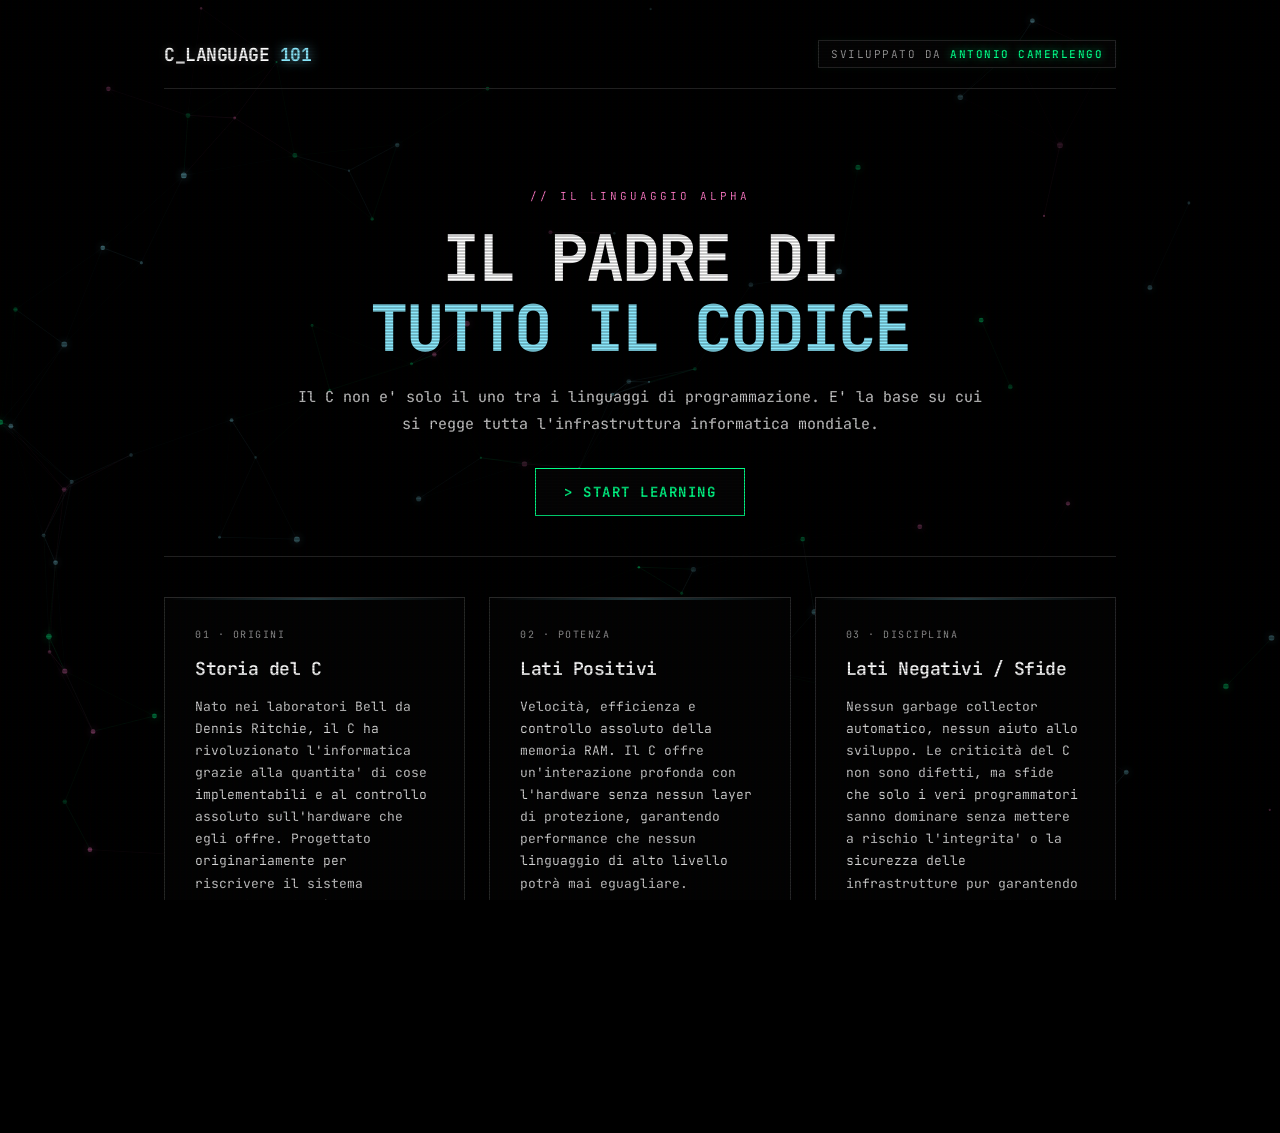
<file: index.html>
<!DOCTYPE html>
<html lang="it">
<head>
    <meta charset="UTF-8">
    <meta name="viewport" content="width=device-width, initial-scale=1.0">
    <title>LINGUAGGIO C </title>
    <link rel="preconnect" href="https://fonts.googleapis.com">
    <link rel="preconnect" href="https://fonts.gstatic.com" crossorigin>
    <link href="https://fonts.googleapis.com/css2?family=JetBrains+Mono:wght@400;500;600;700&display=swap" rel="stylesheet">
    <style>
        :root {
            --white: #ffffff;
            --muted: #9a9a9a;
            --dim: #555555;
            --line: #292929;
            --green: #00ff88;
            --red: #ff304f;
            --keyword: #a78bfa;
            --type: #ffb86c;
            --number: #50fa7b;
            --function: #8be9fd;
            --cyan: #8be9fd;
            --magenta: #ff79c6;
            --text: #d8d8d8;
        }
        * { box-sizing: border-box; margin: 0; padding: 0; }
        html, body { width: 100%; height: 100%; background: #000000; font-family: "JetBrains Mono", monospace; color: var(--white); overflow-x: hidden; }
        
        body::before {
            content: " ";
            display: block;
            position: fixed;
            top: 0; left: 0; bottom: 0; right: 0;
            background: linear-gradient(rgba(18, 16, 16, 0) 50%, rgba(0, 0, 0, 0.3) 50%), linear-gradient(90deg, rgba(255, 0, 0, 0.02), rgba(0, 255, 0, 0.01), rgba(0, 0, 255, 0.02));
            z-index: 999;
            background-size: 100% 3px, 6px 100%;
            pointer-events: none;
            opacity: 0.7;
        }

        canvas {
            position: fixed;
            top: 0;
            left: 0;
            width: 100%;
            height: 100%;
            z-index: 0;
            pointer-events: none;
            opacity: 0.50; 
        }

        .container {
            position: relative;
            z-index: 1;
            max-width: 1000px;
            margin: 0 auto;
            padding: 40px 24px;
            display: flex;
            flex-direction: column;
            gap: 40px;
        }

        header {
            display: flex;
            justify-content: space-between;
            align-items: center;
            border-bottom: 1px solid var(--line);
            padding-bottom: 20px;
        }

        .brand-logo {
            font-size: 18px;
            font-weight: 700;
            letter-spacing: -0.5px;
            color: var(--white);
            text-shadow: 0 0 8px rgba(255, 255, 255, 0.2);
        }
        .brand-logo span { 
            color: var(--cyan); 
            text-shadow: 0 0 12px rgba(139, 233, 253, 0.8);
        }

        .author-badge {
            font-size: 11px;
            color: var(--muted);
            text-transform: uppercase;
            letter-spacing: 1.5px;
            border: 1px solid var(--line);
            padding: 6px 12px;
            background: #050505;
            box-shadow: 0 0 10px rgba(0, 255, 136, 0.05);
            transition: all 0.3s ease;
        }
        .author-badge:hover {
            border-color: var(--green);
            box-shadow: 0 0 15px rgba(0, 255, 136, 0.2);
        }
        .author-badge strong { 
            color: var(--green); 
            font-weight: 600; 
            text-shadow: 0 0 8px rgba(0, 255, 136, 0.6);
        }

        .hero {
            text-align: center;
            padding: 60px 0 40px;
            display: flex;
            flex-direction: column;
            align-items: center;
            gap: 20px;
            border-bottom: 1px solid var(--line);
        }

        .hero-eyebrow {
            font-size: 11px;
            letter-spacing: 3px;
            text-transform: uppercase;
            color: var(--magenta);
            text-shadow: 0 0 12px rgba(ff, 121, 198, 0.7);
            animation: eyebrowPulse 3s infinite ease-in-out;
        }

        .hero h1 {
            font-size: clamp(36px, 6vw, 64px);
            font-weight: 700;
            letter-spacing: -2px;
            line-height: 1.1;
        }

        .hero h1 span {
            color: var(--cyan);
            display: inline-block;
            animation: neonGlow 2.5s infinite alternate ease-in-out, glitchFlicker 7s infinite;
        }

        .hero p {
            max-width: 700px;
            color: var(--text);
            font-size: 15px;
            line-height: 1.8;
            text-shadow: 0 0 1px rgba(255, 255, 255, 0.1);
        }

        .cta-box {
            margin-top: 10px;
        }

        .btn-exec {
            display: inline-flex;
            align-items: center;
            gap: 10px;
            padding: 14px 28px;
            background: #050505;
            color: var(--green);
            border: 1px solid var(--green);
            font-family: inherit;
            font-size: 14px;
            font-weight: 700;
            letter-spacing: 1.5px;
            text-transform: uppercase;
            cursor: pointer;
            text-decoration: none;
            transition: all 0.3s ease;
            animation: btnBorderPulse 2.5s infinite ease-in-out;
            position: relative;
            overflow: hidden;
        }

        .btn-exec:hover {
            background: var(--green);
            color: #000000;
            box-shadow: 0 0 35px rgba(0,255,136,0.7);
            transform: scale(1.03);
        }

        .sections-grid {
            display: grid;
            grid-template-columns: repeat(auto-fit, minmax(280px, 1fr));
            gap: 24px;
        }

        .card {
            background: #030303;
            border: 1px solid var(--line);
            padding: 30px;
            display: flex;
            flex-direction: column;
            gap: 16px;
            position: relative;
            overflow: hidden;
            transition: all 0.3s cubic-bezier(0.16, 1, 0.3, 1);
        }

        .card::before {
            content: '';
            position: absolute;
            top: 0;
            left: 0;
            width: 100%;
            height: 2px;
            background: linear-gradient(90deg, transparent, var(--cyan), transparent);
            opacity: 0.3;
            transition: opacity 0.3s ease;
        }

        .card:hover {
            border-color: var(--cyan);
            transform: translateY(-4px);
            box-shadow: 0 10px 30px rgba(0, 0, 0, 0.8), 0 0 20px rgba(139, 233, 253, 0.15);
        }

        .card:hover::before {
            opacity: 1;
            box-shadow: 0 0 10px var(--cyan);
        }

        .card-num {
            font-size: 10px;
            color: var(--muted);
            letter-spacing: 1.5px;
            text-transform: uppercase;
        }

        .card h3 {
            font-size: 18px;
            font-weight: 600;
            letter-spacing: -0.5px;
            color: var(--white);
            transition: color 0.3s ease, text-shadow 0.3s ease;
        }

        .card:hover h3 {
            color: var(--cyan);
            text-shadow: 0 0 10px rgba(139, 233, 253, 0.5);
        }

        .card p {
            font-size: 13px;
            color: var(--text);
            line-height: 1.7;
        }

        footer {
            border-top: 1px solid var(--line);
            padding-top: 24px;
            display: flex;
            justify-content: space-between;
            align-items: center;
            font-size: 11px;
            color: var(--muted);
            letter-spacing: 1px;
            text-transform: uppercase;
        }

        footer strong {
            color: var(--white);
            text-shadow: 0 0 8px rgba(255, 255, 255, 0.4);
        }

        @keyframes neonGlow {
            0% {
                text-shadow: 0 0 10px rgba(139,233,253,0.5),
                             0 0 20px rgba(139,233,253,0.3),
                             0 0 30px rgba(139,233,253,0.2);
            }
            100% {
                text-shadow: 0 0 20px rgba(139,233,253,0.9),
                             0 0 35px rgba(139,233,253,0.7),
                             0 0 50px rgba(139,233,253,0.5),
                             0 0 75px rgba(139,233,253,0.3);
            }
        }

        @keyframes glitchFlicker {
            0%, 100% { opacity: 1; }
            92% { opacity: 1; }
            93% { opacity: 0.7; transform: skewX(-1deg); }
            94% { opacity: 1; transform: skewX(0deg); }
            96% { opacity: 0.85; }
            97% { opacity: 1; }
        }

        @keyframes eyebrowPulse {
            0%, 100% { opacity: 0.8; text-shadow: 0 0 8px rgba(255, 121, 198, 0.4); }
            50% { opacity: 1; text-shadow: 0 0 18px rgba(255, 121, 198, 0.9); }
        }

        @keyframes btnBorderPulse {
            0%, 100% { 
                box-shadow: 0 0 10px rgba(0,255,136,0.1); 
                border-color: rgba(0, 255, 136, 0.6);
            }
            50% { 
                box-shadow: 0 0 22px rgba(0,255,136,0.35); 
                border-color: rgba(0, 255, 136, 1);
            }
        }

        @media (max-width: 600px) {
            .container { padding: 20px 16px; }
            header { flex-direction: column; gap: 12px; align-items: flex-start; }
            footer { flex-direction: column; gap: 10px; align-items: flex-start; }
        }
    </style>

    <script data-goatcounter="https://antoniocamerlengo.goatcounter.com/count"
        async src="//gc.zgo.at/count.js"></script>
        
</head>
<body>
    <canvas id="matrixCanvas"></canvas>
    <div class="container">
        <header>
            <div class="brand-logo">C_LANGUAGE <span>101</span></div>
            <div class="author-badge">Sviluppato da <strong>Antonio Camerlengo</strong></div>
        </header>

        <section class="hero">
            <div class="hero-eyebrow">// IL LINGUAGGIO ALPHA</div>
            <h1>IL PADRE DI <span>TUTTO IL CODICE</span></h1>
            <p>Il C non e' solo il uno tra i linguaggi di programmazione. E' la base su cui si regge tutta l'infrastruttura informatica mondiale.</p>
            <div class="cta-box">
                <a href="main.html" class="btn-exec">&gt; START LEARNING</a>
            </div>
        </section>

        <div class="sections-grid">
            <div class="card">
                <div class="card-num">01 · ORIGINI</div>
                <h3>Storia del C</h3>
                <p>Nato nei laboratori Bell da Dennis Ritchie, il C ha rivoluzionato l'informatica grazie alla quantita' di cose implementabili e al controllo assoluto sull'hardware che egli offre. Progettato originariamente per riscrivere il sistema operativo Unix, è diventato la base dei sistemi operativi, dei driver e dei sistemi embedded odierni.</p>
            </div>
            <div class="card">
                <div class="card-num">02 · POTENZA</div>
                <h3>Lati Positivi</h3>
                <p>Velocità, efficienza e controllo assoluto della memoria RAM. Il C offre un'interazione profonda con l'hardware senza nessun layer di protezione, garantendo performance che nessun linguaggio di alto livello potrà mai eguagliare.</p>
            </div>
            <div class="card">
                <div class="card-num">03 · DISCIPLINA</div>
                <h3>Lati Negativi / Sfide</h3>
                <p>Nessun garbage collector automatico, nessun aiuto allo sviluppo. Le criticità del C non sono difetti, ma sfide che solo i veri programmatori sanno dominare senza mettere a rischio l'integrita' o la sicurezza delle infrastrutture pur garantendo performance incredibili.</p>
            </div>
        </div>

        <footer>
            <div>&copy; 2026 C LANGUAGE</div>
            <div>AUTORE: <strong>ANTONIO CAMERLENGO</strong></div>
        </footer>
    </div>

    <script>
        const canvas = document.getElementById('matrixCanvas');
        const ctx = canvas.getContext('2d');

        let width, height;
        let particles = [];
        let mouse = { x: null, y: null, radius: 150 };

        window.addEventListener('mousemove', (e) => {
            mouse.x = e.clientX;
            mouse.y = e.clientY;
        });

        window.addEventListener('mouseleave', () => {
            mouse.x = null;
            mouse.y = null;
        });

        function resize() {
            width = canvas.width = window.innerWidth;
            height = canvas.height = window.innerHeight;
        }

        window.addEventListener('resize', resize);
        resize();

        const colors = [
            'rgba(139, 233, 253, ', 
            'rgba(0, 255, 136, ', 
            'rgba(255, 121, 198, '   
        ];

        const particleCount = 100;
        for (let i = 0; i < particleCount; i++) {
            particles.push({
                x: Math.random() * width,
                y: Math.random() * height,
                vx: (Math.random() - 0.5) * 0.7,
                vy: (Math.random() - 0.5) * 0.7,
                size: Math.random() * 2 + 1,
                colorBase: colors[Math.floor(Math.random() * colors.length)],
                alpha: Math.random() * 0.5 + 0.3
            });
        }

        function animate() {
            ctx.clearRect(0, 0, width, height);

            particles.forEach((p, index) => {
                p.x += p.vx;
                p.y += p.vy;

                if (p.x < 0) p.x = width;
                if (p.x > width) p.x = 0;
                if (p.y < 0) p.y = height;
                if (p.y > height) p.y = 0;

  
                ctx.shadowBlur = 8;
                ctx.shadowColor = p.colorBase + '0.8)';
                ctx.fillStyle = p.colorBase + p.alpha + ')';
                ctx.beginPath();
                ctx.arc(p.x, p.y, p.size, 0, Math.PI * 2);
                ctx.fill();

                if (mouse.x !== null && mouse.y !== null) {
                    const dxMouse = p.x - mouse.x;
                    const dyMouse = p.y - mouse.y;
                    const distMouse = Math.sqrt(dxMouse * dxMouse + dyMouse * dyMouse);
                    
                    if (distMouse < mouse.radius) {
                        ctx.beginPath();
                        ctx.strokeStyle = `rgba(139, 233, 253, ${0.4 * (1 - distMouse / mouse.radius)})`;
                        ctx.lineWidth = 1;
                        ctx.moveTo(p.x, p.y);
                        ctx.lineTo(mouse.x, mouse.y);
                        ctx.stroke();
                    }
                }

                for (let j = index + 1; j < particles.length; j++) {
                    const p2 = particles[j];
                    const dx = p.x - p2.x;
                    const dy = p.y - p2.y;
                    const dist = Math.sqrt(dx * dx + dy * dy);

                    if (dist < 135) {
                        const lineAlpha = (1 - dist / 135) * 0.25;
                        ctx.shadowBlur = 0;
                        ctx.strokeStyle = p.colorBase + lineAlpha + ')';
                        ctx.lineWidth = 0.8;
                        ctx.beginPath();
                        ctx.moveTo(p.x, p.y);
                        ctx.lineTo(p2.x, p2.y);
                        ctx.stroke();
                    }
                }
            });

            requestAnimationFrame(animate);
        }

        animate();
    </script>
</body>
</html>
</file>
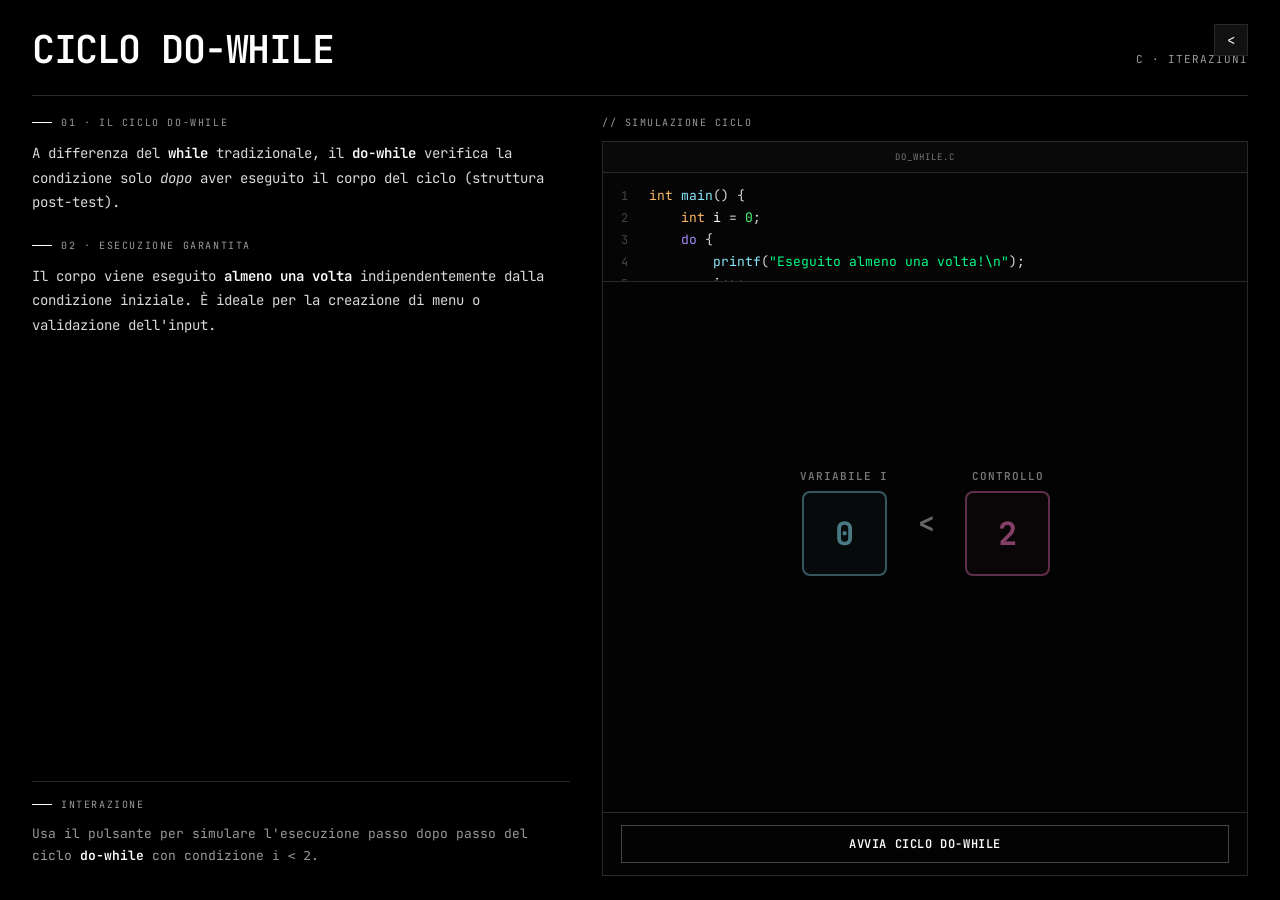
<file: dowhile.html>
<!DOCTYPE html>
<html lang="it">
<head>
    <meta charset="UTF-8">
    <meta name="viewport" content="width=device-width, initial-scale=1.0">
    <title>CICLO DO-WHILE</title>
    <link rel="preconnect" href="https://fonts.googleapis.com">
    <link rel="preconnect" href="https://fonts.gstatic.com" crossorigin>
    <link href="https://fonts.googleapis.com/css2?family=JetBrains+Mono:wght@400;500;600;700&display=swap" rel="stylesheet">
    <link rel="stylesheet" href="shared.css">
    <style>
        .block { width: 85px; height: 85px; border: 2px solid; display: flex; align-items: center; justify-content: center; font-size: 32px; font-weight: bold; border-radius: 8px; transition: all 0.3s ease; }
        .block-i { border-color: rgba(139, 233, 253, 0.35); color: rgba(139, 233, 253, 0.5); background: rgba(139, 233, 253, 0.03); }
        .block-limit { border-color: rgba(255, 121, 198, 0.35); color: rgba(255, 121, 198, 0.5); background: rgba(255, 121, 198, 0.03); }
        .block.active-i { border-color: var(--cyan); color: var(--cyan); background: rgba(139,233,253,0.1); box-shadow: 0 0 15px rgba(139,233,253,0.3); }
        .block.active-limit { border-color: var(--magenta); color: var(--magenta); background: rgba(255,121,198,0.1); box-shadow: 0 0 15px rgba(255,121,198,0.3); }
        .block.error { border-color: var(--red); color: var(--red); background: rgba(255,48,79,0.1); box-shadow: 0 0 15px rgba(255,48,79,0.3); }
        .block.flash-i { border-color: #fff; color: #fff; background: rgba(139,233,253,0.6); box-shadow: 0 0 25px rgba(139,233,253,0.8); }
        .block.flash-limit { border-color: #fff; color: #fff; background: rgba(255,121,198,0.6); box-shadow: 0 0 25px rgba(255,121,198,0.8); }
        @keyframes energyUp {
            0% { transform: translateY(25px); opacity: 0; border-color: #fff; color: #fff; background: rgba(139,233,253,0.8); box-shadow: 0 0 35px rgba(139,233,253,1); }
            60% { transform: translateY(-4px); opacity: 1; border-color: #fff; color: #fff; background: rgba(139,233,253,0.6); box-shadow: 0 0 25px rgba(139,233,253,0.8); }
            100% { transform: translateY(0); opacity: 1; border-color: var(--cyan); color: var(--cyan); background: rgba(139,233,253,0.1); box-shadow: 0 0 15px rgba(139,233,253,0.3); }
        }
        .block.energy-flash { animation: energyUp 0.4s ease-out; }
        .op { color: #666; font-size: 28px; font-weight: bold; }
        #console { margin-top: 10px; color: var(--green); font-family: 'JetBrains Mono', monospace; font-size: 14px; min-height: 20px; }
        .code-line.active { background: rgba(139, 233, 253, 0.1); border-left: 2px solid var(--cyan); }
        .simulation-container { display: flex; flex-direction: column; align-items: center; justify-content: center; padding: 20px 0; gap: 20px; flex-grow: 1; }
        .blocks { display: flex; align-items: center; gap: 30px; }
        .block-wrapper { display: flex; flex-direction: column; align-items: center; gap: 8px; }
        .block-tag { font-family: 'JetBrains Mono', monospace; font-size: 11px; font-weight: 600; text-transform: uppercase; letter-spacing: 1px; color: #777; }
    </style>
</head>
<body>
<div class="nav-bar">
    <button class="nav-btn" onclick="window.location.href='while.html'">&lt;</button>
  
</div>
<div class="app">
    <header class="header">
        <h1 class="title">CICLO DO-WHILE</h1>
        <div class="subtitle">C · ITERAZIONI</div>
    </header>
    <main class="content">
        <section class="lesson">
            <div>
                <div class="lesson-section">
                    <div class="eyebrow">01 · IL CICLO DO-WHILE</div>
                    <p>A differenza del <strong>while</strong> tradizionale, il <strong>do-while</strong> verifica la condizione solo <em>dopo</em> aver eseguito il corpo del ciclo (struttura post-test).</p>
                </div>
                <div class="lesson-section">
                    <div class="eyebrow">02 · ESECUZIONE GARANTITA</div>
                    <p>Il corpo viene eseguito <strong>almeno una volta</strong> indipendentemente dalla condizione iniziale. È ideale per la creazione di menu o validazione dell'input.</p>
                </div>
            </div>
            <div class="interaction">
                <div class="interaction-title">INTERAZIONE</div>
                <p>Usa il pulsante per simulare l'esecuzione passo dopo passo del ciclo <strong>do-while</strong> con condizione <code>i &lt; 2</code>.</p>
            </div>
        </section>
        <section class="workspace-column">
            <div class="workspace-label">// SIMULAZIONE CICLO</div>
            <div class="workspace">
                <div class="code-panel">
                    <div class="code-header">do_while.c</div>
                    <div class="code-content">
                        <div class="code-line"><span class="code-number">1</span><span class="code-type">int</span> <span class="code-function">main</span>() {</div>
                        <div class="code-line"><span class="code-number">2</span>    <span class="code-type">int</span> <span class="code-variable">i</span> = <span class="code-number-value">0</span>;</div>
                        <div class="code-line" id="line-do"><span class="code-number">3</span>    <span class="code-keyword">do</span> {</div>
                        <div class="code-line" id="line-body"><span class="code-number">4</span>        <span class="code-function">printf</span>(<span class="code-string">"Eseguito almeno una volta!\n"</span>);</div>
                        <div class="code-line" id="line-inc"><span class="code-number">5</span>        <span class="code-variable">i</span>++;</div>
                        <div class="code-line" id="line-while"><span class="code-number">6</span>    } <span class="code-keyword">while</span> (<span class="code-variable">i</span> &lt; <span class="code-number-value">2</span>);</div>
                        <div class="code-line"><span class="code-number">7</span>    <span class="code-keyword">return</span> <span class="code-number-value">0</span>;</div>
                        <div class="code-line"><span class="code-number">8</span>}</div>
                    </div>
                </div>
                
                <div class="simulation-container">
                    <div class="blocks">
                        <div class="block-wrapper">
                            <span class="block-tag">Variabile i</span>
                            <div class="block block-i" id="box-i">0</div>
                        </div>
                        <div class="op">&lt;</div>
                        <div class="block-wrapper">
                            <span class="block-tag">Controllo</span>
                            <div class="block block-limit" id="box-limit">2</div>
                        </div>
                    </div>
                    <div id="console"></div>
                </div>
                
                <div class="controls">
                    <button id="actionBtn" type="button">AVVIA CICLO DO-WHILE</button>
                </div>
            </div>
        </section>
    </main>
</div>
<script>
    let i = 0, step = 0;
    const actionBtn = document.getElementById("actionBtn"), boxI = document.getElementById("box-i"), output = document.getElementById("console");
    const lines = { do: document.getElementById("line-do"), body: document.getElementById("line-body"), inc: document.getElementById("line-inc"), while: document.getElementById("line-while") };
    function setActiveLine(id) {
        Object.values(lines).forEach(l => l.classList.remove("active"));
        if(id) lines[id].classList.add("active");
    }
    actionBtn.addEventListener("click", () => {
        if (step === 0) {
            i = 0;
            boxI.textContent = i;
            boxI.classList.add("active-i");
            document.getElementById("box-limit").classList.add("active-limit");
            setActiveLine("do");
            output.textContent = "";
            actionBtn.textContent = "ESEGUI CORPO (PRINTF)";
            step = 1;
        } else if (step === 1) {
            setActiveLine("body");
            boxI.classList.add("active-i");
            output.textContent = "> Eseguito almeno una volta!";
            actionBtn.textContent = "INCREMENTA i (i++)";
            step = 2;
        } else if (step === 2) {
            setActiveLine("inc");
            i++;
            boxI.textContent = i;
            boxI.classList.add("energy-flash");
            setTimeout(() => { boxI.classList.remove("energy-flash"); }, 400);
            actionBtn.textContent = "CONTROLLA CONDIZIONE (i < 2)";
            step = 3;
        } else if (step === 3) {
            setActiveLine("while");
            boxI.classList.add("flash-i");
            document.getElementById("box-limit").classList.add("flash-limit");
            setTimeout(() => {
                boxI.classList.remove("flash-i");
                document.getElementById("box-limit").classList.remove("flash-limit");
            }, 300);
            if (i < 2) {
                output.textContent = `> Controllo: ${i} < 2 è VERO (ripete il ciclo)`;
                actionBtn.textContent = "ESEGUI NUOVA ITERAZIONE (PRINTF)";
                step = 1;
            } else {
                output.textContent = `> Controllo: ${i} < 2 è FALSO (fine ciclo)`;
                boxI.classList.add("error");
                document.getElementById("box-limit").classList.add("error");
                actionBtn.textContent = "RESET SIMULAZIONE";
                step = 4;
            }
        } else if (step === 4) {
            i = 0;
            boxI.textContent = 0;
            boxI.classList.remove("active-i", "error");
            document.getElementById("box-limit").classList.remove("active-limit", "error");
            output.textContent = "";
            setActiveLine(null);
            actionBtn.textContent = "AVVIA CICLO DO-WHILE";
            step = 0;
        }
    });
</script>
</body>
</html>
</file>
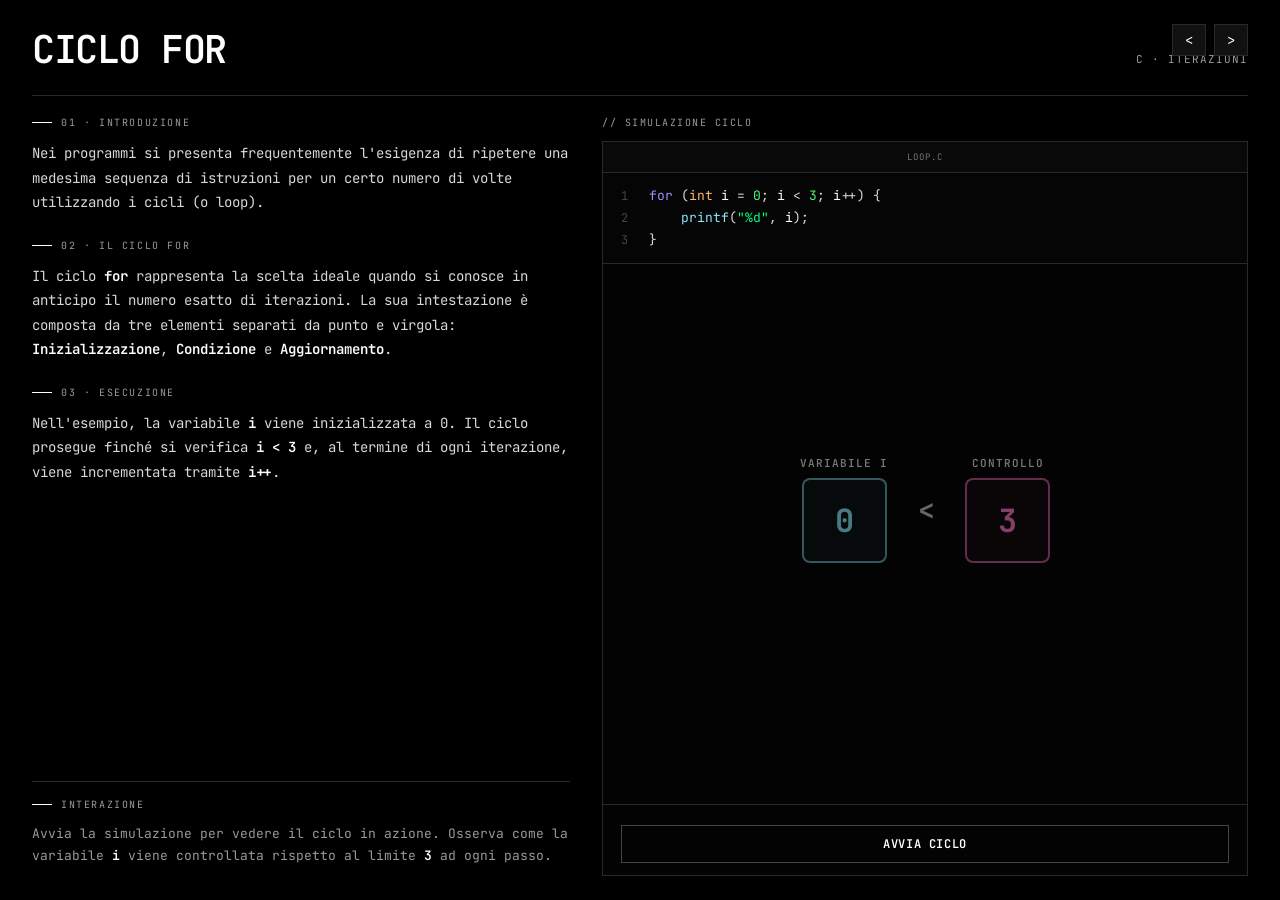
<file: for.html>
<!DOCTYPE html>
<html lang="it">
<head>
    <meta charset="UTF-8">
    <meta name="viewport" content="width=device-width, initial-scale=1.0">
    <title>CICLO FOR</title>
    <link rel="preconnect" href="https://fonts.googleapis.com">
    <link rel="preconnect" href="https://fonts.gstatic.com" crossorigin>
    <link href="https://fonts.googleapis.com/css2?family=JetBrains+Mono:wght@400;500;600;700&display=swap" rel="stylesheet">
    <link rel="stylesheet" href="shared.css">
    <style>
        .code-line.active { background: rgba(139, 233, 253, 0.1); border-left: 2px solid var(--cyan); }
        .workspace { display: flex; flex-direction: column; justify-content: space-between; height: 100%; }
        .simulation-container { display: flex; flex-direction: column; align-items: center; justify-content: center; padding: 20px 0; gap: 20px; flex-grow: 1; }
        .blocks { display: flex; align-items: center; gap: 30px; }
        .block-wrapper { display: flex; flex-direction: column; align-items: center; gap: 8px; }
        .block-tag { font-family: 'JetBrains Mono', monospace; font-size: 11px; font-weight: 600; text-transform: uppercase; letter-spacing: 1px; color: #777; }
        .block { width: 85px; height: 85px; border: 2px solid; display: flex; align-items: center; justify-content: center; font-size: 32px; font-weight: bold; border-radius: 8px; transition: all 0.3s ease; }
        .block-i { border-color: rgba(139, 233, 253, 0.35); color: rgba(139, 233, 253, 0.5); background: rgba(139, 233, 253, 0.03); }
        .block-limit { border-color: rgba(255, 121, 198, 0.35); color: rgba(255, 121, 198, 0.5); background: rgba(255, 121, 198, 0.03); }
        .block.active-i { border-color: var(--cyan); color: var(--cyan); background: rgba(139,233,253,0.1); box-shadow: 0 0 15px rgba(139,233,253,0.3); }
        .block.active-limit { border-color: var(--magenta); color: var(--magenta); background: rgba(255,121,198,0.1); box-shadow: 0 0 15px rgba(255,121,198,0.3); }
        .block.error { border-color: var(--red); color: var(--red); background: rgba(255,48,79,0.1); box-shadow: 0 0 15px rgba(255,48,79,0.3); }
        .block.flash-i { border-color: #fff; color: #fff; background: rgba(139,233,253,0.6); box-shadow: 0 0 25px rgba(139,233,253,0.8); }
        .block.flash-limit { border-color: #fff; color: #fff; background: rgba(255,121,198,0.6); box-shadow: 0 0 25px rgba(255,121,198,0.8); }
        @keyframes energyUp {
            0% { transform: translateY(25px); opacity: 0; border-color: #fff; color: #fff; background: rgba(139,233,253,0.8); box-shadow: 0 0 35px rgba(139,233,253,1); }
            60% { transform: translateY(-4px); opacity: 1; border-color: #fff; color: #fff; background: rgba(139,233,253,0.6); box-shadow: 0 0 25px rgba(139,233,253,0.8); }
            100% { transform: translateY(0); opacity: 1; border-color: var(--cyan); color: var(--cyan); background: rgba(139,233,253,0.1); box-shadow: 0 0 15px rgba(139,233,253,0.3); }
        }
        .block.energy-flash { animation: energyUp 0.4s ease-out; }
        .op { color: #666; font-size: 28px; font-weight: bold; }
        #console { margin-top: 10px; color: var(--green); font-family: 'JetBrains Mono', monospace; font-size: 14px; min-height: 20px; }
        .controls { margin-top: auto; padding-top: 20px; }
    </style>
</head>
<body>
<div class="nav-bar">
    <button class="nav-btn" onclick="window.location.href='ifelse.html'">&lt;</button>
    <button class="nav-btn" onclick="window.location.href='while.html'">&gt;</button>
</div>
<div class="app">
    <header class="header">
        <h1 class="title">CICLO FOR</h1>
        <div class="subtitle">C · ITERAZIONI</div>
    </header>
    <main class="content">
        <section class="lesson">
            <div>
                <div class="lesson-section">
                    <div class="eyebrow">01 · INTRODUZIONE</div>
                    <p>Nei programmi si presenta frequentemente l'esigenza di ripetere una medesima sequenza di istruzioni per un certo numero di volte utilizzando i cicli (o loop).</p>
                </div>
                <div class="lesson-section">
                    <div class="eyebrow">02 · IL CICLO FOR</div>
                    <p>Il ciclo <strong>for</strong> rappresenta la scelta ideale quando si conosce in anticipo il numero esatto di iterazioni. La sua intestazione è composta da tre elementi separati da punto e virgola: <strong>Inizializzazione</strong>, <strong>Condizione</strong> e <strong>Aggiornamento</strong>.</p>
                </div>
                <div class="lesson-section">
                    <div class="eyebrow">03 · ESECUZIONE</div>
                    <p>Nell'esempio, la variabile <strong>i</strong> viene inizializzata a 0. Il ciclo prosegue finché si verifica <strong>i &lt; 3</strong> e, al termine di ogni iterazione, viene incrementata tramite <strong>i++</strong>.</p>
                </div>
            </div>
            <div class="interaction">
                <div class="interaction-title">INTERAZIONE</div>
                <p>Avvia la simulazione per vedere il ciclo in azione. Osserva come la variabile <strong>i</strong> viene controllata rispetto al limite <strong>3</strong> ad ogni passo.</p>
            </div>
        </section>
        <section class="workspace-column">
            <div class="workspace-label">// SIMULAZIONE CICLO</div>
            <div class="workspace">
                <div class="code-panel" id="editor">
                    <div class="code-header">loop.c</div>
                    <div class="code-content">
                        <div class="code-line" id="line-for"><span class="code-number">1</span><span class="code-keyword">for</span> (<span class="code-type">int</span> <span class="code-variable">i</span> = <span class="code-number-value">0</span>; <span class="code-variable">i</span> &lt; <span class="code-number-value">3</span>; <span class="code-variable">i</span>++) {</div>
                        <div class="code-line" id="line-body"><span class="code-number">2</span>    <span class="code-function">printf</span>(<span class="code-string">"%d"</span>, <span class="code-variable">i</span>);</div>
                        <div class="code-line" id="line-end"><span class="code-number">3</span>}</div>
                    </div>
                </div>
                
                <div class="simulation-container">
                    <div class="blocks">
                        <div class="block-wrapper">
                            <span class="block-tag">Variabile i</span>
                            <div class="block block-i" id="box-i">0</div>
                        </div>
                        <div class="op">&lt;</div>
                        <div class="block-wrapper">
                            <span class="block-tag">Controllo</span>
                            <div class="block block-limit" id="box-limit">3</div>
                        </div>
                    </div>
                    <div id="console"></div>
                </div>
                
                <div class="controls">
                    <button id="actionBtn" type="button">AVVIA CICLO</button>
                </div>
            </div>
        </section>
    </main>
</div>
<script>
    let i = 0, step = 0;
    const actionBtn = document.getElementById("actionBtn"), boxI = document.getElementById("box-i"), boxLimit = document.getElementById("box-limit"), output = document.getElementById("console");
    const lines = { for: document.getElementById("line-for"), body: document.getElementById("line-body"), end: document.getElementById("line-end") };
    function setActiveLine(id) {
        Object.values(lines).forEach(l => l.classList.remove("active"));
        if(id) lines[id].classList.add("active");
    }
    actionBtn.addEventListener("click", () => {
        if (step === 0) {
            i = 0;
            boxI.textContent = i;
            boxI.classList.add("active-i");
            boxLimit.classList.add("active-limit");
            actionBtn.textContent = "CONTROLLA CONDIZIONE";
            step = 1;
            setActiveLine("for");
            output.textContent = "";
        } else if (step === 1) {
            setActiveLine("for");
            boxI.classList.add("flash-i");
            boxLimit.classList.add("flash-limit");
            setTimeout(() => {
                boxI.classList.remove("flash-i");
                boxLimit.classList.remove("flash-limit");
            }, 300);
            if (i < 3) {
                output.textContent = "condizione vera";
                actionBtn.textContent = "ESEGUI CORPO";
                step = 2;
            } else {
                output.textContent = "condizione falsa";
                boxI.classList.add("error");
                boxLimit.classList.add("error");
                actionBtn.textContent = "CICLO TERMINATO (RESET)";
                step = 4;
            }
        } else if (step === 2) {
            setActiveLine("body");
            output.textContent = "> Stampa: " + i;
            actionBtn.textContent = "INCREMENTA i";
            step = 3;
        } else if (step === 3) {
            setActiveLine("for");
            i++;
            boxI.textContent = i;
            boxI.classList.add("energy-flash");
            setTimeout(() => { boxI.classList.remove("energy-flash"); }, 400);
            actionBtn.textContent = "CONTROLLA CONDIZIONE";
            step = 1;
        } else if (step === 4) {
            i = 0;
            boxI.textContent = 0;
            boxI.classList.remove("active-i", "error");
            boxLimit.classList.remove("active-limit", "error");
            actionBtn.textContent = "AVVIA CICLO";
            setActiveLine(null);
            step = 0;
            output.textContent = "";
        }
    });
</script>
</body>
</html>
</file>
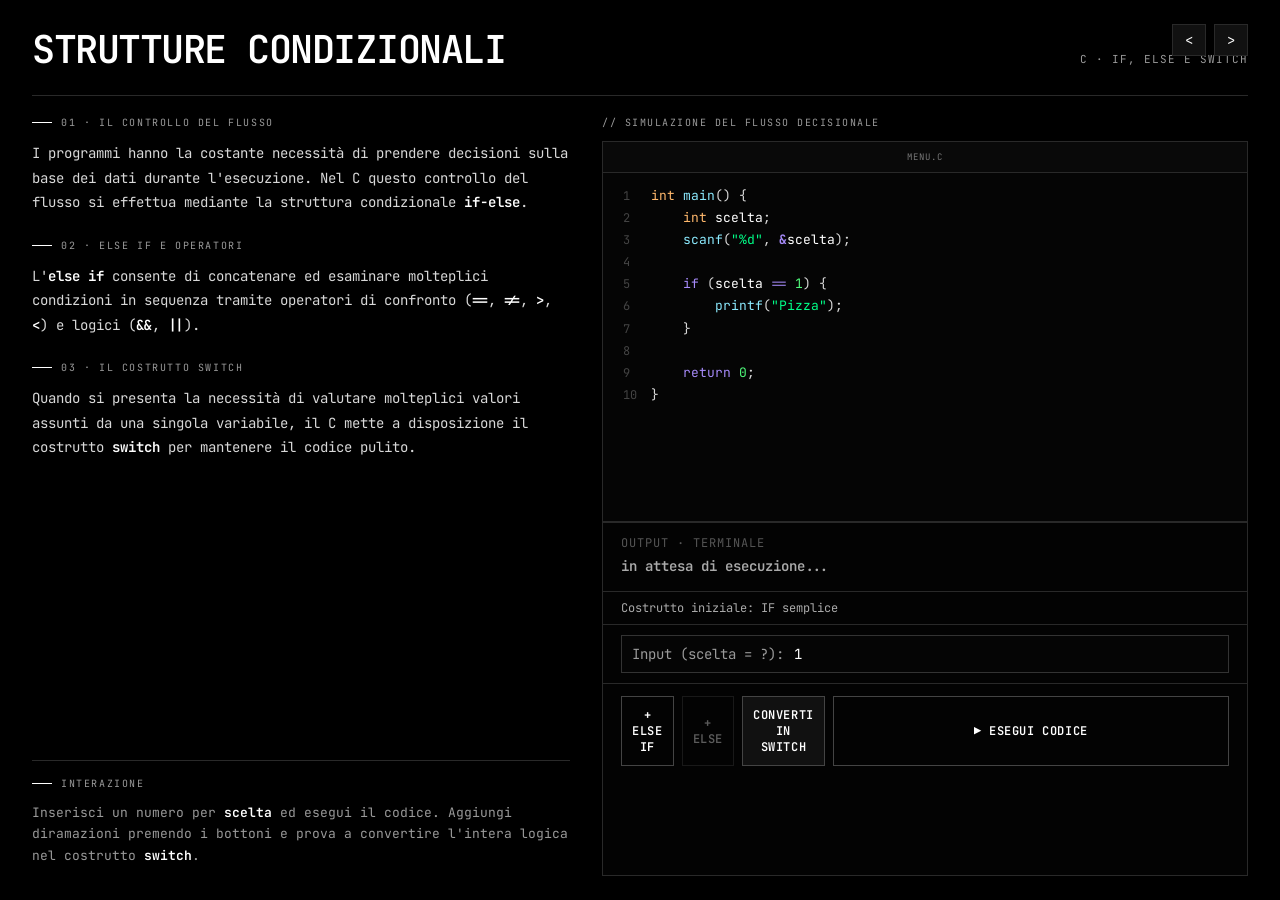
<file: ifelse.html>
<!DOCTYPE html>
<html lang="it">
<head>
    <meta charset="UTF-8">
    <meta name="viewport" content="width=device-width, initial-scale=1.0">
    <title>STRUTTURE CONDIZIONALI</title>
    <link rel="preconnect" href="https://fonts.googleapis.com">
    <link rel="preconnect" href="https://fonts.gstatic.com" crossorigin>
    <link href="https://fonts.googleapis.com/css2?family=JetBrains+Mono:wght@400;500;600;700&display=swap" rel="stylesheet">
    <link rel="stylesheet" href="shared.css">
    <style>
        .ampersand { color: var(--keyword); font-weight: 700; }
        .code-line { transition: background-color 0.3s ease; border-left: 2px solid transparent; }
        .code-line.active-branch { background: rgba(0, 255, 136, 0.12); border-left: 2px solid var(--green); }
        .io-input-row { display: flex; gap: 8px; padding: 10px 18px; border-top: 1px solid var(--line); background: #030303; flex-shrink: 0; }
        .io-input-label { display: flex; align-items: center; flex: 1; min-width: 0; border: 1px solid #333; background: #050505; }
        .io-input-label span { padding-left: 10px; color: var(--muted); font-size: 14px; white-space: nowrap; }
        #numberInput { width: 100%; min-width: 0; padding: 9px 10px; border: 0; outline: 0; background: transparent; color: var(--white); font-family: inherit; font-size: 14px; }
        #numberInput:focus { box-shadow: inset 0 0 0 1px #555; }
        .io-controls button.execute:hover { border-color: var(--green); color: var(--green); } 
        .io-controls button.add:hover { border-color: var(--function); color: var(--function); } 
        .io-controls button.switch-mode { background: #111; }
        .io-controls button.switch-mode:hover { border-color: var(--keyword); color: var(--keyword); } 
        .output-panel { min-height: 60px; padding: 12px 18px; border-top: 1px solid var(--line); background: #030303; flex-shrink: 0; display: flex; flex-direction: column; justify-content: center;}
        .output-label { color: #555; font-size: 12px; letter-spacing: 1px; text-transform: uppercase; margin-bottom: 4px; }
        #output { min-height: 14px; color: #aaa; font-size: 14px; line-height: 1.7; font-weight: 600; }
        #output.success { color: var(--green); }
        #output.error { color: var(--red); text-shadow: 0 0 8px rgba(255,48,79, 0.4); }
    </style>
</head>
<body>
<div class="nav-bar">
    <button class="nav-btn" onclick="window.location.href='stdio.html'">&lt;</button>
    <button class="nav-btn" onclick="window.location.href='for.html'">&gt;</button>
</div>
<div class="app">
    <header class="header">
        <h1 class="title">STRUTTURE CONDIZIONALI</h1>
        <div class="subtitle">C · IF, ELSE E SWITCH</div>
    </header>
    <main class="content">
        <section class="lesson">
            <div>
                <div class="lesson-section">
                    <div class="eyebrow">01 · IL CONTROLLO DEL FLUSSO</div>
                    <p>I programmi hanno la costante necessità di prendere decisioni sulla base dei dati durante l'esecuzione. Nel C questo controllo del flusso si effettua mediante la struttura condizionale <strong>if-else</strong>.</p>
                </div>
                <div class="lesson-section">
                    <div class="eyebrow">02 · ELSE IF E OPERATORI</div>
                    <p>L'<strong>else if</strong> consente di concatenare ed esaminare molteplici condizioni in sequenza tramite operatori di confronto (<strong>==</strong>, <strong>!=</strong>, <strong>&gt;</strong>, <strong>&lt;</strong>) e logici (<strong>&amp;&amp;</strong>, <strong>||</strong>).</p>
                </div>
                <div class="lesson-section">
                    <div class="eyebrow">03 · IL COSTRUTTO SWITCH</div>
                    <p>Quando si presenta la necessità di valutare molteplici valori assunti da una singola variabile, il C mette a disposizione il costrutto <strong>switch</strong> per mantenere il codice pulito.</p>
                </div>
            </div>
            <div class="interaction">
                <div class="interaction-title">INTERAZIONE</div>
                <p>Inserisci un numero per <strong>scelta</strong> ed esegui il codice. Aggiungi diramazioni premendo i bottoni e prova a convertire l'intera logica nel costrutto <strong>switch</strong>.</p>
            </div>
        </section>
        <section class="workspace-column">
            <div class="workspace-label">// SIMULAZIONE DEL FLUSSO DECISIONALE</div>
            <div class="workspace">
                <div class="code-panel" id="editor" style="flex: 1; max-height: 380px;">
                    <div class="code-header">menu.c</div>
                    <div class="code-content" id="codeContent"></div>
                </div>
                
                <div class="output-panel">
                    <div class="output-label">OUTPUT · TERMINALE</div>
                    <div id="output">in attesa di esecuzione...</div>
                </div>

                <div class="variable-status io-status info" id="statusMessage">Costrutto iniziale: IF semplice</div>
                
                <div class="io-input-row">
                    <label class="io-input-label" for="numberInput">
                        <span>Input (scelta = ?):</span>
                        <input id="numberInput" type="number" step="1" value="1" placeholder="es. 1, 2, 3..." autocomplete="off">
                    </label>
                </div>
                
                <div class="controls io-controls">
                    <button class="add" id="addElseIfBtn" type="button">+ ELSE IF</button>
                    <button class="add" id="addElseBtn" type="button" disabled>+ ELSE</button>
                    <button class="switch-mode" id="toggleSwitchBtn" type="button">CONVERTI IN SWITCH</button>
                    <button class="execute" id="executeButton" type="button" style="flex-basis: 100%;">▶ ESEGUI CODICE</button>
                </div>
            </div>
        </section>
    </main>
</div>
<script>
    const codeContent = document.getElementById("codeContent"), output = document.getElementById("output"), statusMessage = document.getElementById("statusMessage"), numberInput = document.getElementById("numberInput"), editor = document.getElementById("editor"), addElseIfBtn = document.getElementById("addElseIfBtn"), addElseBtn = document.getElementById("addElseBtn"), toggleSwitchBtn = document.getElementById("toggleSwitchBtn"), executeButton = document.getElementById("executeButton");
    let codeComplexity = 1, isSwitchMode = false;
    function renderCode() {
        let lines = [], lineNum = 1;
        lines.push(`<div class="code-line"><span class="code-number">${lineNum++}</span><span class="code-type">int</span> <span class="code-function">main</span>() {</div>`);
        lines.push(`<div class="code-line"><span class="code-number">${lineNum++}</span>    <span class="code-type">int</span> <span class="code-variable">scelta</span>;</div>`);
        lines.push(`<div class="code-line"><span class="code-number">${lineNum++}</span>    <span class="code-function">scanf</span>(<span class="code-string">"%d"</span>, <span class="ampersand">&amp;</span><span class="code-variable">scelta</span>);</div>`);
        lines.push(`<div class="code-line"><span class="code-number">${lineNum++}</span></div>`);
        if (!isSwitchMode) {
            lines.push(`<div class="code-line" id="line-if-1"><span class="code-number">${lineNum++}</span>    <span class="code-keyword">if</span> (<span class="code-variable">scelta</span> <span class="code-keyword">==</span> <span class="code-number-value">1</span>) {</div>`);
            lines.push(`<div class="code-line" id="line-if-2"><span class="code-number">${lineNum++}</span>        <span class="code-function">printf</span>(<span class="code-string">"Pizza"</span>);</div>`);
            lines.push(`<div class="code-line" id="line-if-3"><span class="code-number">${lineNum++}</span>    }</div>`);
            if (codeComplexity >= 2) {
                lines.push(`<div class="code-line" id="line-elif-1"><span class="code-number">${lineNum++}</span>    <span class="code-keyword">else if</span> (<span class="code-variable">scelta</span> <span class="code-keyword">==</span> <span class="code-number-value">2</span>) {</div>`);
                lines.push(`<div class="code-line" id="line-elif-2"><span class="code-number">${lineNum++}</span>        <span class="code-function">printf</span>(<span class="code-string">"Panino"</span>);</div>`);
                lines.push(`<div class="code-line" id="line-elif-3"><span class="code-number">${lineNum++}</span>    }</div>`);
            }
            if (codeComplexity >= 3) {
                lines.push(`<div class="code-line" id="line-else-1"><span class="code-number">${lineNum++}</span>    <span class="code-keyword">else</span> {</div>`);
                lines.push(`<div class="code-line" id="line-else-2"><span class="code-number">${lineNum++}</span>        <span class="code-function">printf</span>(<span class="code-string">"Scelta non valida"</span>);</div>`);
                lines.push(`<div class="code-line" id="line-else-3"><span class="code-number">${lineNum++}</span>    }</div>`);
            }
        } else {
            lines.push(`<div class="code-line"><span class="code-number">${lineNum++}</span>    <span class="code-keyword">switch</span>(<span class="code-variable">scelta</span>) {</div>`);
            lines.push(`<div class="code-line" id="line-case1-1"><span class="code-number">${lineNum++}</span>        <span class="code-keyword">case</span> <span class="code-number-value">1</span>:</div>`);
            lines.push(`<div class="code-line" id="line-case1-2"><span class="code-number">${lineNum++}</span>            <span class="code-function">printf</span>(<span class="code-string">"Pizza"</span>);</div>`);
            lines.push(`<div class="code-line" id="line-case1-3"><span class="code-number">${lineNum++}</span>            <span class="code-keyword">break</span>;</div>`);
            if (codeComplexity >= 2) {
                lines.push(`<div class="code-line" id="line-case2-1"><span class="code-number">${lineNum++}</span>        <span class="code-keyword">case</span> <span class="code-number-value">2</span>:</div>`);
                lines.push(`<div class="code-line" id="line-case2-2"><span class="code-number">${lineNum++}</span>            <span class="code-function">printf</span>(<span class="code-string">"Panino"</span>);</div>`);
                lines.push(`<div class="code-line" id="line-case2-3"><span class="code-number">${lineNum++}</span>            <span class="code-keyword">break</span>;</div>`);
            }
            if (codeComplexity >= 3) {
                lines.push(`<div class="code-line" id="line-default-1"><span class="code-number">${lineNum++}</span>        <span class="code-keyword">default</span>:</div>`);
                lines.push(`<div class="code-line" id="line-default-2"><span class="code-number">${lineNum++}</span>            <span class="code-function">printf</span>(<span class="code-string">"Scelta non valida"</span>);</div>`);
            }
            lines.push(`<div class="code-line"><span class="code-number">${lineNum++}</span>    }</div>`);
        }
        lines.push(`<div class="code-line"><span class="code-number">${lineNum++}</span></div>`);
        lines.push(`<div class="code-line"><span class="code-number">${lineNum++}</span>    <span class="code-keyword">return</span> <span class="code-number-value">0</span>;</div>`);
        lines.push(`<div class="code-line"><span class="code-number">${lineNum++}</span>}</div>`);
        codeContent.innerHTML = lines.join("");
        clearHighlights();
    }
    function clearHighlights() { document.querySelectorAll('.code-line.active-branch').forEach(el => el.classList.remove('active-branch')); }
    function highlightLines(ids) { ids.forEach(id => { const el = document.getElementById(id); if (el) el.classList.add('active-branch'); }); }
    function executeProgram() {
        clearHighlights();
        output.textContent = "";
        output.className = "";
        pulseEditor();
        const inputVal = parseInt(numberInput.value, 10);
        if (isNaN(inputVal)) {
            setStatus("Errore: Inserisci un valore numerico per 'scelta'.", "error");
            output.textContent = "Errore a runtime: Input non valido";
            output.className = "error";
            return;
        }
        if (inputVal === 1) {
            if (!isSwitchMode) highlightLines(["line-if-1", "line-if-2", "line-if-3"]);
            else highlightLines(["line-case1-1", "line-case1-2", "line-case1-3"]);
            output.textContent = "> Pizza";
            output.className = "success";
            setStatus("Esecuzione completata: Ramo (scelta == 1) attivato.", "success");
        } else if (inputVal === 2 && codeComplexity >= 2) {
            if (!isSwitchMode) highlightLines(["line-elif-1", "line-elif-2", "line-elif-3"]);
            else highlightLines(["line-case2-1", "line-case2-2", "line-case2-3"]);
            output.textContent = "> Panino";
            output.className = "success";
            setStatus("Esecuzione completata: Ramo (scelta == 2) attivato.", "success");
        } else if (codeComplexity >= 3) {
            if (!isSwitchMode) highlightLines(["line-else-1", "line-else-2", "line-else-3"]);
            else highlightLines(["line-default-1", "line-default-2"]);
            output.textContent = "> Scelta non valida";
            output.className = "error";
            setStatus("Esecuzione completata: Ramo finale di fallback attivato.", "info");
        } else {
            output.textContent = "(Nessun output)";
            setStatus("Nessun blocco di codice eseguito: condizione non gestita.", "error");
        }
    }
    function setStatus(message, type = "info") { statusMessage.className = `variable-status io-status ${type}`; statusMessage.textContent = message; }
    function pulseEditor() { editor.classList.remove("executing"); void editor.offsetWidth; editor.classList.add("executing"); }
    addElseIfBtn.addEventListener("click", () => {
        if (codeComplexity < 2) {
            codeComplexity = 2;
            addElseBtn.disabled = false;
            addElseIfBtn.disabled = true;
            renderCode();
            setStatus("Aggiunto 'else if'. La logica gestisce ora due casi.", "info");
        }
    });
    addElseBtn.addEventListener("click", () => {
        if (codeComplexity < 3) {
            codeComplexity = 3;
            addElseBtn.disabled = true;
            renderCode();
            setStatus("Aggiunto 'else'. La logica ora intercetta tutti gli scenari imprevisti.", "info");
        }
    });
    toggleSwitchBtn.addEventListener("click", () => {
        isSwitchMode = !isSwitchMode;
        if (isSwitchMode) {
            toggleSwitchBtn.textContent = "CONVERTI IN IF-ELSE";
            setStatus("Costrutto convertito in 'switch'.", "info");
        } else {
            toggleSwitchBtn.textContent = "CONVERTI IN SWITCH";
            setStatus("Costrutto ripristinato a 'if - else if - else'.", "info");
        }
        renderCode();
        output.textContent = "in attesa di esecuzione...";
        output.className = "";
    });
    executeButton.addEventListener("click", executeProgram);
    renderCode();
</script>
</body>
</html>
</file>
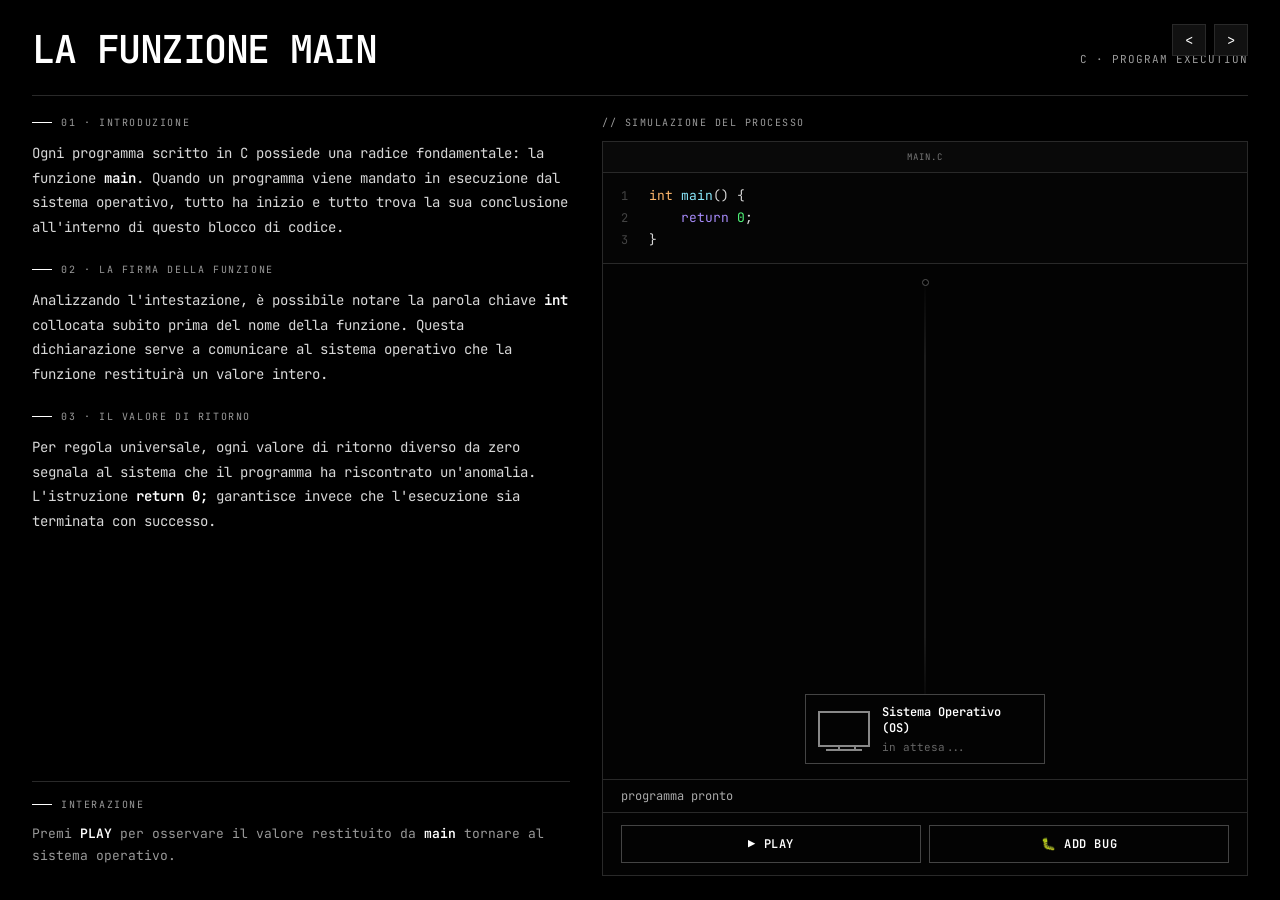
<file: main.html>
<!DOCTYPE html>
<html lang="it">
<head>
    <meta charset="UTF-8">
    <meta name="viewport" content="width=device-width, initial-scale=1.0">
    <title>LA FUNZIONE MAIN</title>
    <link rel="preconnect" href="https://fonts.googleapis.com">
    <link rel="preconnect" href="https://fonts.gstatic.com" crossorigin>
    <link href="https://fonts.googleapis.com/css2?family=JetBrains+Mono:wght@400;500;600;700&display=swap" rel="stylesheet">
    <link rel="stylesheet" href="shared.css">
    <style>
        .simulation-visual-area { flex: 1; min-height: 0; position: relative; display: flex; justify-content: center; align-items: center; overflow: hidden; }
        .connection { position: absolute; left: 50%; top: 15px; bottom: 65px; width: 1px; transform: translateX(-50%); background: linear-gradient(to bottom, transparent, #333 18%, #333 82%, transparent); }
        .connection::before, .connection::after { content: ""; position: absolute; left: 50%; width: 5px; height: 5px; transform: translateX(-50%); border: 1px solid #555; border-radius: 50%; background: #000; }
        .connection::before { top: 0; } .connection::after { bottom: 0; }
        .signal { position: absolute; left: 50%; top: 20px; width: 9px; height: 9px; margin-left: -4px; border-radius: 50%; background: #fff; box-shadow: 0 0 12px rgba(255,255,255,.8); opacity: 0; z-index: 10; pointer-events: none; }
        .signal.to-code { animation: signalToCode 0.8s cubic-bezier(.45,.05,.55,.95) forwards; }
        @keyframes signalToCode { 0% { opacity: 0; transform: translateY(140px); } 15% { opacity: 1; } 85% { opacity: 1; } 100% { opacity: 0; transform: translateY(5px); } }
        .return-packet { position: absolute; left: 50%; top: 45px; min-width: 46px; height: 30px; padding: 0 10px; display: flex; justify-content: center; align-items: center; transform: translateX(-50%); border: 1px solid currentColor; background: #000; font-size: 12px; font-weight: 700; opacity: 0; z-index: 11; pointer-events: none; }
        .return-packet.success { color: var(--green); animation: packetToOs 1s 0.72s cubic-bezier(.45,.05,.55,.95) forwards; }
        .return-packet.error { color: var(--red); animation: packetToOs 1s 0.72s cubic-bezier(.45,.05,.55,.95) forwards; }
        @keyframes packetToOs { 0% { opacity: 0; transform: translate(-50%, 0) scale(.75); } 12% { opacity: 1; transform: translate(-50%, 0) scale(1); } 100% { opacity: 1; transform: translate(-50%, 110px) scale(1); } }
        .os { position: absolute; left: 50%; bottom: 15px; transform: translateX(-50%); width: 240px; height: 70px; border: 1px solid #444; display: flex; align-items: center; padding: 10px 12px; background: #030303; transition: border-color .25s ease, box-shadow .25s ease, transform .1s ease; z-index: 4; }
        .pc-icon { position: relative; width: 52px; height: 36px; border: 2px solid #888; margin-right: 12px; flex-shrink: 0; }
        .pc-icon::before { content: ""; position: absolute; left: 6px; right: 6px; bottom: -6px; height: 2px; background: #888; }
        .pc-icon::after { content: ""; position: absolute; left: 18px; bottom: -6px; width: 14px; height: 6px; border-left: 2px solid #888; border-right: 2px solid #888; }
        .os-info { min-width: 0; }
        .os-name { font-weight: 600; margin-bottom: 4px; font-size: 12px; }
        .os-status { color: #666; transition: color .2s ease; font-size: 11px; }
        .os-result { position: absolute; right: -1px; top: -25px; padding: 4px 8px; border: 1px solid currentColor; background: #000; font-weight: 700; letter-spacing: .7px; opacity: 0; transform: translateY(5px); transition: opacity .2s ease, transform .2s ease; font-size: 12px; }
        .os.success { border-color: var(--green); box-shadow: 0 0 20px rgba(0,255,136,.14), 0 0 55px rgba(0,255,136,.05); }
        .os.success .os-status { color: var(--green); }
        .os.success .os-result { color: var(--green); opacity: 1; transform: translateY(0); }
        .os.error { border-color: var(--red); box-shadow: 0 0 22px rgba(255,48,79,.18), 0 0 60px rgba(255,48,79,.06); }
        .os.error .os-status { color: var(--red); }
        .os.error .os-result { color: var(--red); opacity: 1; transform: translateY(0); }
        .os.shake { animation: shake .48s cubic-bezier(.36,.07,.19,.97); }
        @keyframes shake { 0%, 100% { transform: translateX(-50%); } 15% { transform: translateX(calc(-50% - 11px)); } 30% { transform: translateX(calc(-50% + 10px)); } 45% { transform: translateX(calc(-50% - 8px)); } 60% { transform: translateX(calc(-50% + 7px)); } 75% { transform: translateX(calc(-50% - 4px)); } 90% { transform: translateX(calc(-50% + 3px)); } }
        .controls button.play:hover { border-color: var(--green); color: var(--green); }
        .controls button.bug:hover { border-color: var(--red); color: var(--red); }
    </style>
</head>
<body>
<div class="nav-bar">
    <button class="nav-btn" onclick="window.location.href='index.html'">&lt;</button>
    <button class="nav-btn" onclick="window.location.href='memoria.html'">&gt;</button>
</div>
<div class="app">
    <header class="header">
        <h1 class="title">LA FUNZIONE MAIN</h1>
        <div class="subtitle">C · PROGRAM EXECUTION</div>
    </header>
    <main class="content">
        <section class="lesson">
            <div>
                <div class="lesson-section">
                    <div class="eyebrow">01 · INTRODUZIONE</div>
                    <p>Ogni programma scritto in C possiede una radice fondamentale: la funzione <strong>main</strong>. Quando un programma viene mandato in esecuzione dal sistema operativo, tutto ha inizio e tutto trova la sua conclusione all'interno di questo blocco di codice.</p>
                </div>
                <div class="lesson-section">
                    <div class="eyebrow">02 · LA FIRMA DELLA FUNZIONE</div>
                    <p>Analizzando l'intestazione, è possibile notare la parola chiave <strong>int</strong> collocata subito prima del nome della funzione. Questa dichiarazione serve a comunicare al sistema operativo che la funzione restituirà un valore intero.</p>
                </div>
                <div class="lesson-section">
                    <div class="eyebrow">03 · IL VALORE DI RITORNO</div>
                    <p>Per regola universale, ogni valore di ritorno diverso da zero segnala al sistema che il programma ha riscontrato un'anomalia. L'istruzione <strong>return 0;</strong> garantisce invece che l'esecuzione sia terminata con successo.</p>
                </div>
            </div>
            <div class="interaction">
                <div class="interaction-title">INTERAZIONE</div>
                <p>Premi <strong>PLAY</strong> per osservare il valore restituito da <strong>main</strong> tornare al sistema operativo.</p>
            </div>
        </section>
        <section class="workspace-column">
            <div class="workspace-label">// SIMULAZIONE DEL PROCESSO</div>
            <div class="workspace">
                <div class="code-panel" id="editor">
                    <div class="code-header">main.c</div>
                    <div class="code-content" id="code"></div>
                </div>
                <div class="simulation-visual-area">
                    <div class="connection"></div>
                    <div class="signal" id="signal"></div>
                    <div class="return-packet" id="returnPacket"></div>
                    <div class="os" id="os">
                        <div class="pc-icon"></div>
                        <div class="os-info">
                            <div class="os-name">Sistema Operativo (OS)</div>
                            <div class="os-status" id="osStatus">in attesa...</div>
                        </div>
                        <div class="os-result" id="osResult">✓ SUCCESSO!</div>
                    </div>
                </div>
                <div class="variable-status" id="statusMessage">programma pronto</div>
                <div class="controls">
                    <button class="play" id="playButton" type="button">▶️ PLAY</button>
                    <button class="bug" id="bugButton" type="button">🐛 ADD BUG</button>
                </div>
            </div>
        </section>
    </main>
</div>
<script>
    const playButton = document.getElementById("playButton"), bugButton = document.getElementById("bugButton"), editor = document.getElementById("editor"), code = document.getElementById("code"), signal = document.getElementById("signal"), returnPacket = document.getElementById("returnPacket"), os = document.getElementById("os"), osStatus = document.getElementById("osStatus"), osResult = document.getElementById("osResult"), statusMessage = document.getElementById("statusMessage");
    let hasBug = false, isRunning = false;
    function renderNormalCode() { code.innerHTML = '<div class="code-line"><span class="code-number">1</span><span class="code-type">int</span> <span class="code-function">main</span>() {</div><div class="code-line"><span class="code-number">2</span>    <span class="code-keyword">return</span> <span class="code-number-value">0</span>;</div><div class="code-line"><span class="code-number">3</span>}</div>'; }
    function renderBugCode() { code.innerHTML = '<div class="code-line"><span class="code-number">1</span><span class="code-type">int</span> <span class="code-function">main</span>() {</div><div class="code-line"><span class="code-number">2</span>    <span class="code-type">int</span> error = <span class="code-number-value">404</span>;</div><div class="code-line"><span class="code-number">3</span>    <span class="code-keyword">return</span> error;</div><div class="code-line"><span class="code-number">4</span>}</div>'; }
    function clearState() { os.classList.remove("success", "error", "shake"); signal.className = "signal"; returnPacket.className = "return-packet"; returnPacket.textContent = ""; osStatus.textContent = "in attesa..."; osResult.textContent = hasBug ? "⚠ ERRORE!" : "✓ SUCCESSO!"; statusMessage.className = "variable-status"; statusMessage.textContent = "programma pronto"; }
    function playProgram() {
        if (isRunning) return;
        isRunning = true;
        playButton.disabled = true;
        bugButton.disabled = true;
        clearState();
        osStatus.textContent = "avvio programma...";
        statusMessage.textContent = "il sistema operativo avvia main()";
        signal.className = "signal";
        void signal.offsetWidth;
        signal.classList.add("to-code");
        setTimeout(() => {
            editor.classList.remove("executing");
            void editor.offsetWidth;
            editor.classList.add("executing");
            osStatus.textContent = "main() in esecuzione...";
            statusMessage.textContent = "il codice sta eseguendo...";
        }, 650);
        setTimeout(() => {
            returnPacket.textContent = hasBug ? "404" : "0";
            returnPacket.className = "return-packet " + (hasBug ? "error" : "success");
            osStatus.textContent = hasBug ? "valore restituito: 404" : "valore restituito: 0";
            statusMessage.textContent = hasBug ? "main() ha restituito un errore" : "main() ha restituito 0";
        }, 800);
        setTimeout(() => { if (hasBug) showError(); else showSuccess(); }, 1740);
        setTimeout(() => { playButton.disabled = false; bugButton.disabled = false; isRunning = false; }, 2250);
    }
    function showSuccess() { os.classList.remove("error"); void os.offsetWidth; os.classList.add("success"); osStatus.textContent = "programma terminato correttamente"; osResult.textContent = "✓ SUCCESSO!"; statusMessage.className = "variable-status success"; statusMessage.textContent = "return 0 → esecuzione riuscita"; }
    function showError() { os.classList.remove("success"); void os.offsetWidth; os.classList.add("error", "shake"); osStatus.textContent = "programma terminato con errore"; osResult.textContent = "✕ ERRORE CRITICO!"; statusMessage.className = "variable-status error"; statusMessage.textContent = "return 404 → esecuzione fallita"; setTimeout(() => os.classList.remove("shake"), 500); }
    bugButton.addEventListener("click", () => {
        if (isRunning) return;
        hasBug = !hasBug;
        clearState();
        if (hasBug) { renderBugCode(); bugButton.textContent = "🔄 RESET CODE"; statusMessage.textContent = "errore inserito: il programma ora restituisce 404"; }
        else { renderNormalCode(); bugButton.textContent = "🐛 ADD BUG"; statusMessage.textContent = "codice ripristinato"; }
    });
    playButton.addEventListener("click", playProgram);
    renderNormalCode();
    clearState();
</script>
</body>
</html>
</file>
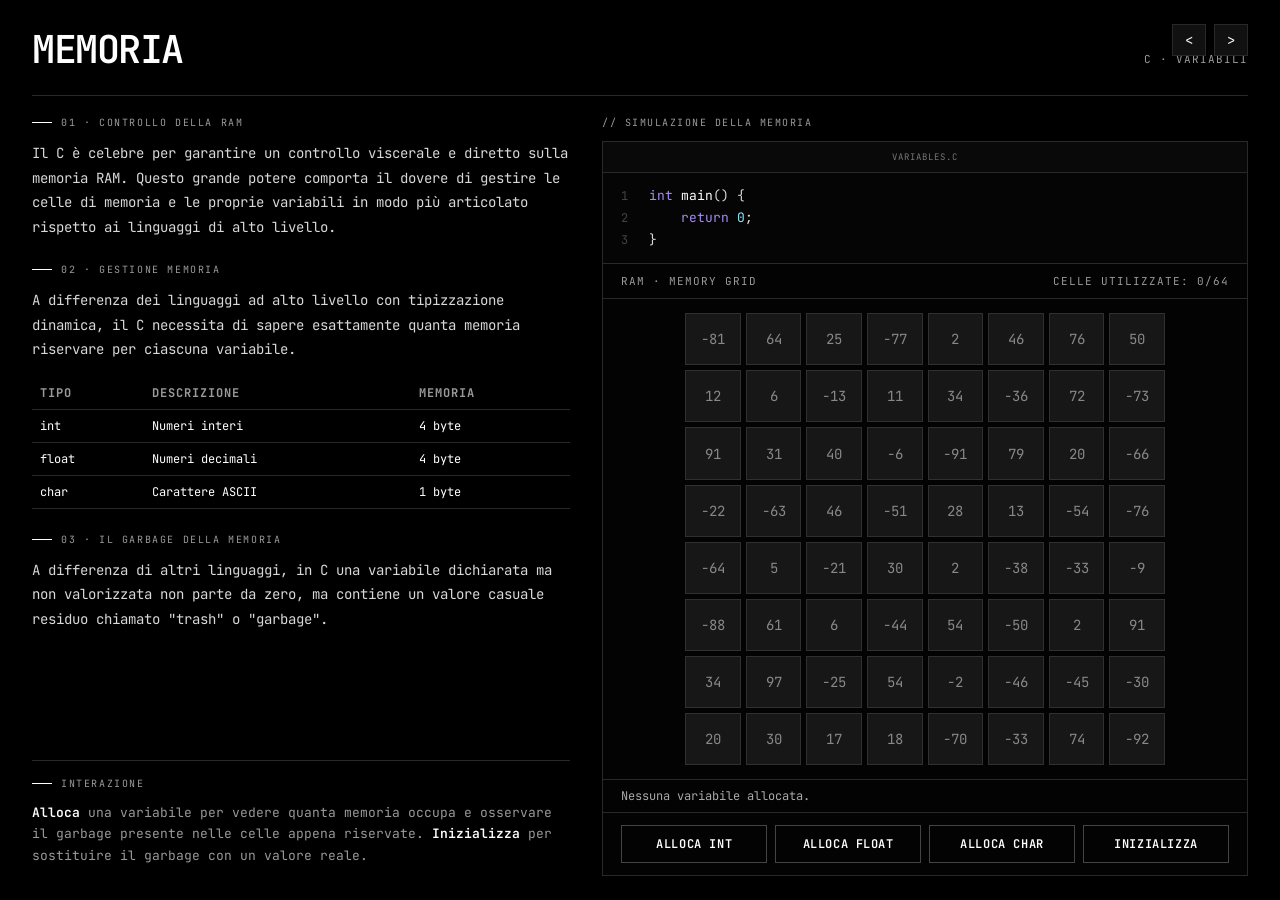
<file: memoria.html>
<!DOCTYPE html>
<html lang="it">
<head>
    <meta charset="UTF-8">
    <meta name="viewport" content="width=device-width, initial-scale=1.0">
    <title>MEMORIA</title>
    <link rel="preconnect" href="https://fonts.googleapis.com">
    <link rel="preconnect" href="https://fonts.gstatic.com" crossorigin>
    <link href="https://fonts.googleapis.com/css2?family=JetBrains+Mono:wght@400;500;600;700&display=swap" rel="stylesheet">
    <link rel="stylesheet" href="shared.css">
    <style>
        table { width: 100%; margin-top: 15px; border-collapse: collapse; font-size: 12px; }
        th, td { border-bottom: 1px solid var(--line); padding: 8px; text-align: left; }
        th { color: var(--muted); letter-spacing: 1px; text-transform: uppercase; }
        .code-type-int { color: var(--int); } .code-type-float { color: var(--float); } .code-type-char { color: var(--char); } .code-value { color: var(--function); }
        .ram-header { display: flex; justify-content: space-between; padding: 10px 18px; border-bottom: 1px solid var(--line); color: var(--muted); letter-spacing: 1px; flex-shrink: 0; font-size: 11px; }
        .ram-area { flex: 1; min-height: 0; display: flex; justify-content: center; align-items: center; padding: 14px; }
        .ram-grid { width: 480px; max-width: 100%; aspect-ratio: 1; display: grid; grid-template-columns: repeat(8, 1fr); grid-template-rows: repeat(8, 1fr); gap: 5px; }
        .cell { display: flex; align-items: center; justify-content: center; border: 1px solid var(--cell-border); background: var(--cell); color: #888; transition: all 0.3s ease; font-size: 14px; }
        .cell.initialized { font-weight: bold; }
        #allocInt:hover { color: var(--int); border-color: var(--int); }
        #allocFloat:hover { color: var(--float); border-color: var(--float); }
        #allocChar:hover { color: var(--char); border-color: var(--char); }
    </style>
</head>
<body>
<div class="nav-bar">
    <button class="nav-btn" onclick="window.location.href='main.html'">&lt;</button>
    <button class="nav-btn" onclick="window.location.href='stdio.html'">&gt;</button>
</div>
<div class="app">
    <header class="header">
        <h1 class="title">MEMORIA</h1>
        <div class="subtitle">C · VARIABILI</div>
    </header>
    <main class="content">
        <section class="lesson">
            <div>
                <div class="lesson-section">
                    <div class="eyebrow">01 · CONTROLLO DELLA RAM</div>
                    <p>Il C è celebre per garantire un controllo viscerale e diretto sulla memoria RAM. Questo grande potere comporta il dovere di gestire le celle di memoria e le proprie variabili in modo più articolato rispetto ai linguaggi di alto livello.</p>
                </div>
                <div class="lesson-section">
                    <div class="eyebrow">02 · GESTIONE MEMORIA</div>
                    <p>A differenza dei linguaggi ad alto livello con tipizzazione dinamica, il C necessita di sapere esattamente quanta memoria riservare per ciascuna variabile.</p>
                    <table>
                        <tr><th>Tipo</th><th>Descrizione</th><th>Memoria</th></tr>
                        <tr><td>int</td><td>Numeri interi</td><td>4 byte</td></tr>
                        <tr><td>float</td><td>Numeri decimali</td><td>4 byte</td></tr>
                        <tr><td>char</td><td>Carattere ASCII</td><td>1 byte</td></tr>
                    </table>
                </div>
                <div class="lesson-section">
                    <div class="eyebrow">03 · IL GARBAGE DELLA MEMORIA</div>
                    <p>A differenza di altri linguaggi, in C una variabile dichiarata ma non valorizzata non parte da zero, ma contiene un valore casuale residuo chiamato "trash" o "garbage".</p>
                </div>
            </div>
            <div class="interaction">
                <div class="interaction-title">INTERAZIONE</div>
                <p><strong>Alloca</strong> una variabile per vedere quanta memoria occupa e osservare il garbage presente nelle celle appena riservate. <strong>Inizializza</strong> per sostituire il garbage con un valore reale.</p>
            </div>
        </section>
        <section class="workspace-column">
            <div class="workspace-label">// SIMULAZIONE DELLA MEMORIA</div>
            <div class="workspace">
                <div class="code-panel">
                    <div class="code-header">variables.c</div>
                    <div class="code-content" id="codeContent"></div>
                </div>
                <div class="ram-header">
                    <span>RAM · MEMORY GRID</span>
                    <span>CELLE UTILIZZATE: <span id="usedCounter">0</span>/64</span>
                </div>
                <div class="ram-area">
                    <div class="ram-grid" id="ramGrid"></div>
                </div>
                <div class="variable-status" id="variableStatus">Nessuna variabile allocata.</div>
                <div class="controls">
                    <button id="allocInt" type="button">ALLOCA INT</button>
                    <button id="allocFloat" type="button">ALLOCA FLOAT</button>
                    <button id="allocChar" type="button">ALLOCA CHAR</button>
                    <button id="initialize" type="button">INIZIALIZZA</button>
                </div>
            </div>
        </section>
    </main>
</div>
<script>
    const TOTAL_CELLS = 64, memory = [], variables = [], ramGrid = document.getElementById("ramGrid"), codeContent = document.getElementById("codeContent"), usedCounter = document.getElementById("usedCounter"), variableStatus = document.getElementById("variableStatus");
    let nextVariableId = 1;

    for (let i = 0; i < TOTAL_CELLS; i++) memory.push({ value: Math.floor(Math.random() * 199) - 99, variableId: null, initialized: false });

    function getRandomHue() { return Math.floor(Math.random() * 360); }

    function renderMemory() {
        ramGrid.innerHTML = "";
        memory.forEach(cell => {
            const div = document.createElement("div");
            div.className = "cell";
            div.textContent = cell.value;
            if (cell.variableId !== null) {
                const variable = variables.find(v => v.id === cell.variableId);
                const hue = variable.hue;
                div.style.borderColor = `hsl(${hue}, 100%, 65%)`;
                div.style.boxShadow = `0 0 8px hsla(${hue}, 100%, 65%, 0.4), inset 0 0 8px hsla(${hue}, 100%, 65%, 0.2)`;
                if (cell.initialized) {
                    div.style.backgroundColor = `hsla(${hue}, 100%, 65%, 0.35)`;
                    div.style.color = "#ffffff";
                    div.style.textShadow = `0 0 5px hsla(${hue}, 100%, 65%, 0.8)`;
                    div.classList.add("initialized");
                } else {
                    div.style.backgroundColor = `hsla(${hue}, 100%, 65%, 0.1)`;
                    div.style.color = `hsla(${hue}, 100%, 80%, 0.5)`;
                }
            }
            ramGrid.appendChild(div);
        });
        usedCounter.textContent = memory.filter(c => c.variableId !== null).length;
    }

    function findFreeBlock(size) {
        for (let i = 0; i <= TOTAL_CELLS - size; i++) {
            const indexes = [];
            for (let j = 0; j < size; j++) indexes.push(i + j);
            if (indexes.every(index => memory[index].variableId === null)) return indexes;
        }
        return null;
    }

    function allocate(type, size) {
        const cells = findFreeBlock(size);
        if (!cells) { variableStatus.textContent = "RAM PIENA"; return; }
        const variable = { id: nextVariableId++, type, cells, initialized: false, hue: getRandomHue() };
        variables.push(variable);
        cells.forEach(index => { memory[index].variableId = variable.id; });
        renderMemory();
        updateCode();
        variableStatus.textContent = `Allocata ${type} var${variable.id}`;
    }

    function initializeFirstVariable() {
        const variable = variables.find(v => !v.initialized);
        if (!variable) { variableStatus.textContent = "Tutte le variabili sono inizializzate."; return; }
        variable.initialized = true;
        let value = variable.type === "int" ? 10 : variable.type === "float" ? 1.5 : "A";

        variable.cells.forEach((index, i) => {
            memory[index].value = (i === 0) ? value : 0; // Valore solo nel 1° byte, 0 nei successivi
            memory[index].initialized = true;
        });

        renderMemory();
        updateCode();
        variableStatus.textContent = `Inizializzata var${variable.id}`;
    }

    function updateCode() {
        codeContent.innerHTML = "";
        const mainLine = document.createElement("div");
        mainLine.className = "code-line";
        mainLine.innerHTML = `<span class="code-number">1</span><span class="code-keyword">int</span> <span class="code-variable">main</span>() {`;
        codeContent.appendChild(mainLine);
        variables.forEach((variable, index) => {
            const line = document.createElement("div");
            line.className = "code-line";
            let value = variable.initialized ? (variable.type === "int" ? " = 10" : variable.type === "float" ? " = 1.5" : " = 'A'") : "";
            line.innerHTML = `<span class="code-number">${index + 2}</span>    <span style="color: hsl(${variable.hue}, 100%, 65%); text-shadow: 0 0 5px hsla(${variable.hue}, 100%, 65%, 0.5);">${variable.type}</span> <span class="code-variable">var${variable.id}</span><span class="code-value">${value}</span>;`;
            codeContent.appendChild(line);
        });
        const returnLine = document.createElement("div");
        returnLine.className = "code-line";
        returnLine.innerHTML = `<span class="code-number">${variables.length + 2}</span>    <span class="code-keyword">return</span> <span class="code-value">0</span>;`;
        codeContent.appendChild(returnLine);
        const closing = document.createElement("div");
        closing.className = "code-line";
        closing.innerHTML = `<span class="code-number">${variables.length + 3}</span>}`;
        codeContent.appendChild(closing);
        codeContent.scrollTop = codeContent.scrollHeight;
    }

    document.getElementById("allocInt").addEventListener("click", () => allocate("int", 4));
    document.getElementById("allocFloat").addEventListener("click", () => allocate("float", 4));
    document.getElementById("allocChar").addEventListener("click", () => allocate("char", 1));
    document.getElementById("initialize").addEventListener("click", initializeFirstVariable);

    renderMemory();
    updateCode();
</script>
</body>
</html>
</file>
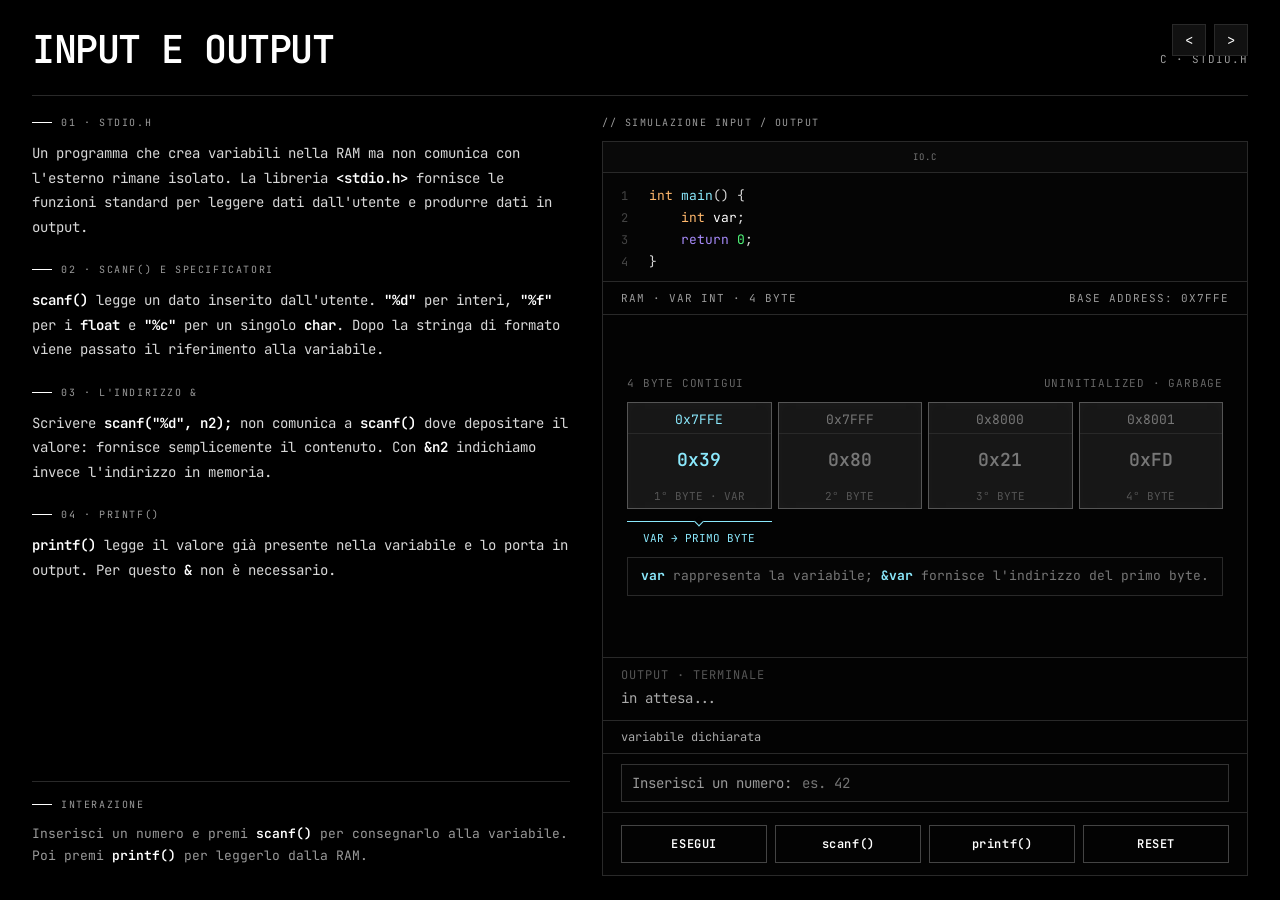
<file: stdio.html>
<!DOCTYPE html>
<html lang="it">
<head>
    <meta charset="UTF-8">
    <meta name="viewport" content="width=device-width, initial-scale=1.0">
    <title>INPUT E OUTPUT</title>
    <link rel="preconnect" href="https://fonts.googleapis.com">
    <link rel="preconnect" href="https://fonts.gstatic.com" crossorigin>
    <link href="https://fonts.googleapis.com/css2?family=JetBrains+Mono:wght@400;500;600;700&display=swap" rel="stylesheet">
    <link rel="stylesheet" href="shared.css">
    <style>
        .ampersand { color: var(--keyword); font-weight: 700; }
        .io-input-row { display: flex; gap: 8px; padding: 10px 18px; border-top: 1px solid var(--line); background: #030303; flex-shrink: 0; }
        .io-input-label { display: flex; align-items: center; flex: 1; min-width: 0; border: 1px solid #333; background: #050505; }
        .io-input-label span { padding-left: 10px; color: var(--muted); font-size: 14px; white-space: nowrap; }
        #numberInput { width: 100%; min-width: 0; padding: 9px 10px; border: 0; outline: 0; background: transparent; color: var(--white); font-family: inherit; font-size: 14px; }
        #numberInput:focus { box-shadow: inset 0 0 0 1px #555; }
        .io-controls button.execute:hover { border-color: var(--number); color: var(--number); } .io-controls button.scan:hover { border-color: var(--function); color: var(--function); } .io-controls button.print:hover { border-color: var(--green); color: var(--green); } .io-controls button.reset:hover { border-color: var(--red); color: var(--red); }
        .ram-header { display: flex; justify-content: space-between; gap: 20px; padding: 9px 18px; border-bottom: 1px solid var(--line); color: var(--muted); letter-spacing: 1px; text-transform: uppercase; flex-shrink: 0; }
        .ram-area { flex: 1; min-height: 0; display: flex; flex-direction: column; justify-content: center; padding: 16px 24px; overflow: hidden; }
        .ram-caption { width: 100%; max-width: 620px; margin: 0 auto 12px; display: flex; justify-content: space-between; align-items: center; color: #666; font-size: 11px; letter-spacing: .8px; text-transform: uppercase; }
        .ram-blocks { width: 100%; max-width: 620px; margin: 0 auto; display: grid; grid-template-columns: repeat(4, 1fr); gap: 6px; }
        .ram-byte { min-width: 0; position: relative; border: 1px solid #343434; background: var(--cell); transition: .25s ease; }
        .ram-byte.first { border-color: var(--function); box-shadow: 0 0 12px rgba(139,233,253,.12); }
        .ram-byte.loaded { border-color: var(--green); box-shadow: 0 0 16px rgba(0,255,136,.13), inset 0 0 12px rgba(0,255,136,.05); }
        .ram-byte.garbage { border-color: #555; box-shadow: inset 0 0 12px rgba(255,255,255,.025); }
        .byte-address { padding: 8px 7px 5px; border-bottom: 1px solid #292929; color: #777; font-size: 13px; text-align: center; }
        .ram-byte.first .byte-address { color: var(--function); } .ram-byte.loaded .byte-address { color: var(--green); }
        .byte-value { padding: 14px 6px 13px; color: #777; font-size: 18px; font-weight: 600; text-align: center; }
        .ram-byte.loaded .byte-value { color: var(--white); text-shadow: 0 0 7px rgba(0,255,136,.45); } .ram-byte.first .byte-value { color: var(--function); }
        .byte-label { min-height: 24px; padding: 5px; color: #555; font-size: 11px; text-align: center; text-transform: uppercase; }
        .pointer-line { width: 100%; max-width: 620px; margin: 12px auto 0; display: grid; grid-template-columns: repeat(4, 1fr); gap: 6px; }
        .pointer-line .pointer { grid-column: 1; position: relative; padding-top: 9px; border-top: 1px solid var(--function); color: var(--function); font-size: 11px; text-align: center; text-transform: uppercase; }
        .pointer-line .pointer::before { content: ""; position: absolute; left: 50%; top: -4px; width: 6px; height: 6px; border-left: 1px solid var(--function); border-bottom: 1px solid var(--function); transform: translateX(-50%) rotate(-45deg); background: #030303; }
        .address-note { width: 100%; max-width: 620px; margin: 12px auto 0; padding: 8px 10px; border: 1px solid #292929; background: #050505; color: #777; font-size: 13px; line-height: 1.6; text-align: center; }
        .address-note strong { color: var(--function); }
        .output-panel { min-height: 42px; padding: 9px 18px; border-top: 1px solid var(--line); background: #030303; flex-shrink: 0; }
        .output-label { color: #555; font-size: 12px; letter-spacing: 1px; text-transform: uppercase; margin-bottom: 4px; }
        #output { min-height: 14px; color: #aaa; font-size: 14px; line-height: 1.7; overflow-wrap: anywhere; }
    </style>
</head>
<body>
<div class="nav-bar">
    <button class="nav-btn" onclick="window.location.href='memoria.html'">&lt;</button>
    <button class="nav-btn" onclick="window.location.href='ifelse.html'">&gt;</button>
</div>
<div class="app">
    <header class="header">
        <h1 class="title">INPUT E OUTPUT</h1>
        <div class="subtitle">C · STDIO.H</div>
    </header>
    <main class="content">
        <section class="lesson">
            <div>
                <div class="lesson-section">
                    <div class="eyebrow">01 · STDIO.H</div>
                    <p>Un programma che crea variabili nella RAM ma non comunica con l'esterno rimane isolato. La libreria <strong>&lt;stdio.h&gt;</strong> fornisce le funzioni standard per leggere dati dall'utente e produrre dati in output.</p>
                </div>
                <div class="lesson-section">
                    <div class="eyebrow">02 · SCANF() E SPECIFICATORI</div>
                    <p><strong>scanf()</strong> legge un dato inserito dall'utente. <strong>"%d"</strong> per interi, <strong>"%f"</strong> per i <strong>float</strong> e <strong>"%c"</strong> per un singolo <strong>char</strong>. Dopo la stringa di formato viene passato il riferimento alla variabile.</p>
                </div>
                <div class="lesson-section">
                    <div class="eyebrow">03 · L'INDIRIZZO &amp;</div>
                    <p>Scrivere <strong>scanf("%d", n2);</strong> non comunica a <strong>scanf()</strong> dove depositare il valore: fornisce semplicemente il contenuto. Con <strong>&amp;n2</strong> indichiamo invece l'indirizzo in memoria.</p>
                </div>
                <div class="lesson-section">
                    <div class="eyebrow">04 · PRINTF()</div>
                    <p><strong>printf()</strong> legge il valore già presente nella variabile e lo porta in output. Per questo <strong>&amp;</strong> non è necessario.</p>
                </div>
            </div>
            <div class="interaction">
                <div class="interaction-title">INTERAZIONE</div>
                <p>Inserisci un numero e premi <strong>scanf()</strong> per consegnarlo alla variabile. Poi premi <strong>printf()</strong> per leggerlo dalla RAM.</p>
            </div>
        </section>
        <section class="workspace-column">
            <div class="workspace-label">// SIMULAZIONE INPUT / OUTPUT</div>
            <div class="workspace">
                <div class="code-panel" id="editor">
                    <div class="code-header">io.c</div>
                    <div class="code-content" id="codeContent"></div>
                </div>
                <div class="ram-header">
                    <span>RAM · VAR INT · 4 BYTE</span>
                    <span>BASE ADDRESS: <span id="baseAddress">0x7FFE</span></span>
                </div>
                <div class="ram-area">
                    <div class="ram-caption">
                        <span>4 BYTE CONTIGUI</span>
                        <span id="memoryState">UNINITIALIZED</span>
                    </div>
                    <div class="ram-blocks" id="ramBlocks"></div>
                    <div class="pointer-line">
                        <div class="pointer">var → primo byte</div>
                    </div>
                    <div class="address-note"><strong>var</strong> rappresenta la variabile; <strong>&amp;var</strong> fornisce l'indirizzo del primo byte.</div>
                </div>
                <div class="output-panel">
                    <div class="output-label">OUTPUT · TERMINALE</div>
                    <div id="output">in attesa...</div>
                </div>
                <div class="variable-status io-status info" id="statusMessage">variabile dichiarata: contenuto non inizializzato</div>
                <div class="io-input-row">
                    <label class="io-input-label" for="numberInput">
                        <span>Inserisci un numero:</span>
                        <input id="numberInput" type="number" step="1" placeholder="es. 42" autocomplete="off">
                    </label>
                </div>
                <div class="controls io-controls">
                    <button class="execute" id="executeButton" type="button">ESEGUI</button>
                    <button class="scan" id="scanButton" type="button">scanf()</button>
                    <button class="print" id="printButton" type="button">printf()</button>
                    <button class="reset" id="resetButton" type="button">RESET</button>
                </div>
            </div>
        </section>
    </main>
</div>
<script>
    const BASE_ADDRESS = 0x7FFE, BYTE_COUNT = 4, codeContent = document.getElementById("codeContent"), ramBlocks = document.getElementById("ramBlocks"), output = document.getElementById("output"), statusMessage = document.getElementById("statusMessage"), memoryState = document.getElementById("memoryState"), numberInput = document.getElementById("numberInput"), baseAddress = document.getElementById("baseAddress"), editor = document.getElementById("editor");
    let bytes = [], initialized = false, scanUsed = false, printUsed = false;
    function randomGarbageByte() { return Math.floor(Math.random() * 256); }
    function createGarbage() { return Array.from({ length: BYTE_COUNT }, randomGarbageByte); }
    function toHex(value) { return "0x" + value.toString(16).toUpperCase().padStart(2, "0"); }
    function addressToHex(address) { return "0x" + address.toString(16).toUpperCase().padStart(4, "0"); }
    function intToBytes(value) { const normalized = value >>> 0; return [normalized & 0xFF, (normalized >>> 8) & 0xFF, (normalized >>> 16) & 0xFF, (normalized >>> 24) & 0xFF]; }
    function renderCode() {
        const lines = [`<div class="code-line"><span class="code-number">1</span><span class="code-type">int</span> <span class="code-function">main</span>() {</div>`, `<div class="code-line"><span class="code-number">2</span>    <span class="code-type">int</span> <span class="code-variable">var</span>;</div>`];
        if (scanUsed) lines.push(`<div class="code-line"><span class="code-number">3</span>    <span class="code-function">scanf</span>(<span class="code-string">"%d"</span>, <span class="ampersand">&amp;</span><span class="code-variable">var</span>);</div>`);
        if (printUsed) lines.push(`<div class="code-line"><span class="code-number">${scanUsed ? 4 : 3}</span>    <span class="code-function">printf</span>(<span class="code-string">"%d"</span>, <span class="code-variable">var</span>);</div>`);
        const returnLine = scanUsed || printUsed ? 5 : 3;
        lines.push(`<div class="code-line"><span class="code-number">${returnLine}</span>    <span class="code-keyword">return</span> <span class="code-number-value">0</span>;</div>`, `<div class="code-line"><span class="code-number">${returnLine + 1}</span>}</div>`);
        codeContent.innerHTML = lines.join("");
    }
    function renderRAM() {
        ramBlocks.innerHTML = "";
        bytes.forEach((byte, index) => {
            const block = document.createElement("div");
            block.className = "ram-byte " + (initialized ? "loaded" : "garbage");
            if (index === 0) block.classList.add("first");
            const address = document.createElement("div");
            address.className = "byte-address";
            address.textContent = addressToHex(BASE_ADDRESS + index);
            const value = document.createElement("div");
            value.className = "byte-value";
            value.textContent = toHex(byte);
            const label = document.createElement("div");
            label.className = "byte-label";
            label.textContent = index === 0 ? "1° BYTE · var" : `${index + 1}° BYTE`;
            block.append(address, value, label);
            ramBlocks.appendChild(block);
        });
        baseAddress.textContent = addressToHex(BASE_ADDRESS);
        memoryState.textContent = initialized ? "INITIALIZED" : "UNINITIALIZED · GARBAGE";
    }
    function setStatus(message, type = "info") { statusMessage.className = `variable-status io-status ${type}`; statusMessage.textContent = message; }
    function executeScanf() { scanUsed = true; renderCode(); setStatus("scanf() aggiunta: premi ESEGUI.", "info"); pulseEditor(); }
    function runScanf() {
        const value = Number(numberInput.value);
        if (!Number.isInteger(value)) { setStatus("Errore input", "error"); return; }
        bytes = intToBytes(value);
        initialized = true;
        renderRAM();
        setStatus(`Scritto ${value} nella RAM.`, "success");
        pulseEditor();
    }
    function executePrintf() { printUsed = true; renderCode(); setStatus("printf() aggiunta: premi ESEGUI.", "info"); pulseEditor(); }
    function runPrintf() {
        const value = (bytes[0] | (bytes[1] << 8) | (bytes[2] << 16) | (bytes[3] << 24)) >> 0;
        output.className = initialized ? "success" : "garbage";
        output.textContent = initialized ? String(value) : `GARBAGE → ${bytes.map(toHex).join(" ")}`;
        setStatus(`printf() legge ${initialized ? value : "garbage"}.`, initialized ? "success" : "error");
        pulseEditor();
    }
    function executeProgram() { if (scanUsed) runScanf(); if (printUsed) runPrintf(); }
    function resetSimulation() {
        bytes = createGarbage();
        initialized = false;
        scanUsed = false;
        printUsed = false;
        numberInput.value = "";
        renderCode();
        renderRAM();
        output.textContent = "in attesa...";
        setStatus("variabile dichiarata", "info");
    }
    function pulseEditor() { editor.classList.remove("executing"); void editor.offsetWidth; editor.classList.add("executing"); }
    executeButton.addEventListener("click", executeProgram);
    scanButton.addEventListener("click", executeScanf);
    printButton.addEventListener("click", executePrintf);
    resetButton.addEventListener("click", resetSimulation);
    resetSimulation();
</script>
</body>
</html>
</file>
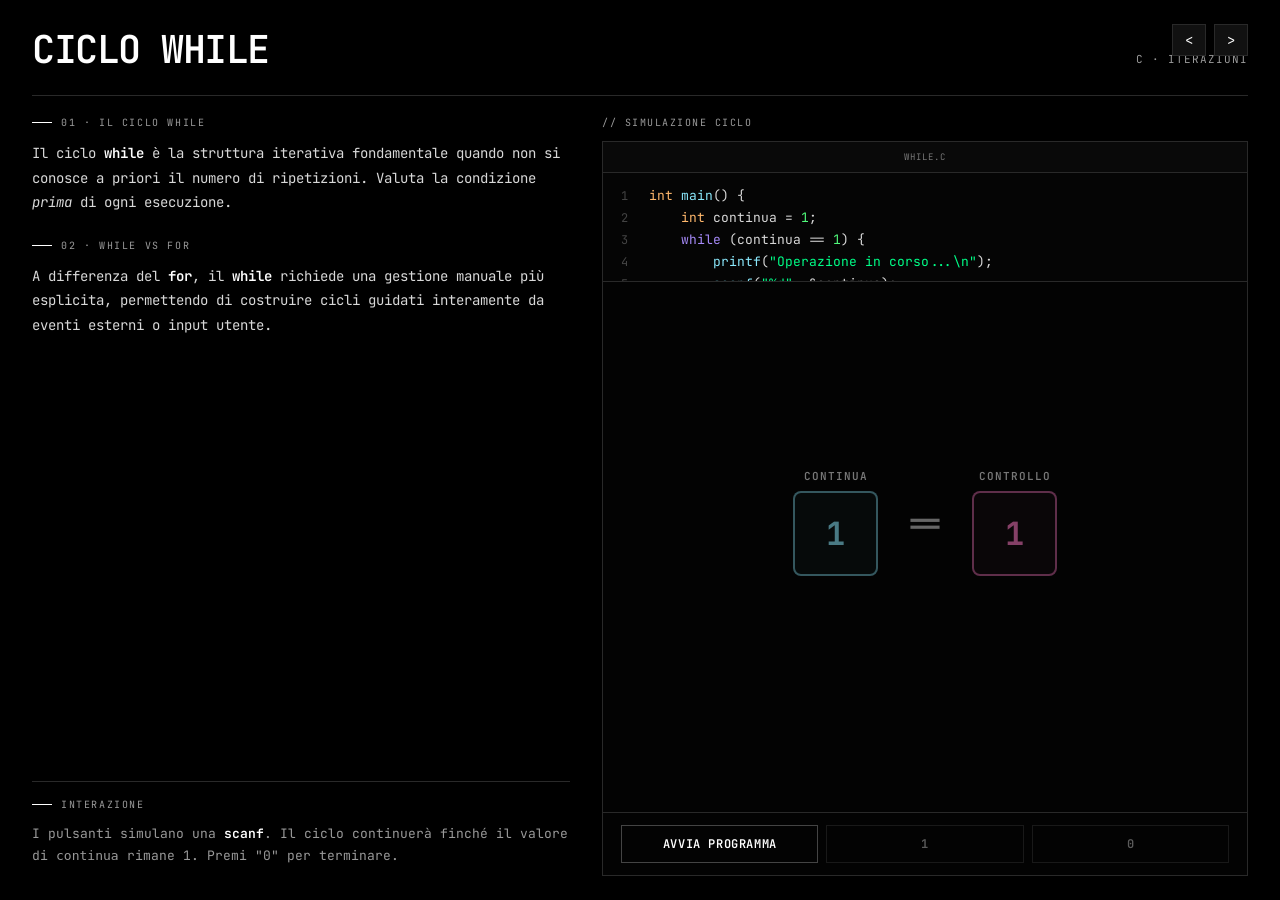
<file: while.html>
<!DOCTYPE html>
<html lang="it">
<head>
    <meta charset="UTF-8">
    <meta name="viewport" content="width=device-width, initial-scale=1.0">
    <title>CICLO WHILE</title>
    <link rel="preconnect" href="https://fonts.googleapis.com">
    <link rel="preconnect" href="https://fonts.gstatic.com" crossorigin>
    <link href="https://fonts.googleapis.com/css2?family=JetBrains+Mono:wght@400;500;600;700&display=swap" rel="stylesheet">
    <link rel="stylesheet" href="shared.css">
    <style>
        .block { width: 85px; height: 85px; border: 2px solid; display: flex; align-items: center; justify-content: center; font-size: 32px; font-weight: bold; border-radius: 8px; transition: all 0.3s ease; }
        .block-continua { border-color: rgba(139, 233, 253, 0.35); color: rgba(139, 233, 253, 0.5); background: rgba(139, 233, 253, 0.03); }
        .block-limit { border-color: rgba(255, 121, 198, 0.35); color: rgba(255, 121, 198, 0.5); background: rgba(255, 121, 198, 0.03); }
        .block.active-continua { border-color: var(--cyan); color: var(--cyan); background: rgba(139,233,253,0.1); box-shadow: 0 0 15px rgba(139,233,253,0.3); }
        .block.active-limit { border-color: var(--magenta); color: var(--magenta); background: rgba(255,121,198,0.1); box-shadow: 0 0 15px rgba(255,121,198,0.3); }
        .block.error { border-color: var(--red); color: var(--red); background: rgba(255,48,79,0.1); box-shadow: 0 0 15px rgba(255,48,79,0.3); }
        .block.flash-continua { border-color: #fff; color: #fff; background: rgba(139,233,253,0.6); box-shadow: 0 0 25px rgba(139,233,253,0.8); }
        .block.flash-limit { border-color: #fff; color: #fff; background: rgba(255,121,198,0.6); box-shadow: 0 0 25px rgba(255,121,198,0.8); }
        .op { color: #666; font-size: 28px; font-weight: bold; }
        #console { margin-top: 10px; color: var(--green); font-family: 'JetBrains Mono', monospace; font-size: 14px; min-height: 20px; transition: opacity 0.3s ease; }
        .fading { opacity: 0; }
        .simulation-container { display: flex; flex-direction: column; align-items: center; justify-content: center; padding: 20px 0; gap: 20px; flex-grow: 1; }
        .blocks { display: flex; align-items: center; gap: 30px; }
        .block-wrapper { display: flex; flex-direction: column; align-items: center; gap: 8px; }
        .block-tag { font-family: 'JetBrains Mono', monospace; font-size: 11px; font-weight: 600; text-transform: uppercase; letter-spacing: 1px; color: #777; }
    </style>
</head>
<body>
<div class="nav-bar">
    <button class="nav-btn" onclick="window.location.href='for.html'">&lt;</button>
    <button class="nav-btn" onclick="window.location.href='dowhile.html'">&gt;</button>
</div>
<div class="app">
    <header class="header">
        <h1 class="title">CICLO WHILE</h1>
        <div class="subtitle">C · ITERAZIONI</div>
    </header>
    <main class="content">
        <section class="lesson">
            <div>
                <div class="lesson-section">
                    <div class="eyebrow">01 · IL CICLO WHILE</div>
                    <p>Il ciclo <strong>while</strong> è la struttura iterativa fondamentale quando non si conosce a priori il numero di ripetizioni. Valuta la condizione <em>prima</em> di ogni esecuzione.</p>
                </div>
                <div class="lesson-section">
                    <div class="eyebrow">02 · WHILE VS FOR</div>
                    <p>A differenza del <strong>for</strong>, il <strong>while</strong> richiede una gestione manuale più esplicita, permettendo di costruire cicli guidati interamente da eventi esterni o input utente.</p>
                </div>
            </div>
            <div class="interaction">
                <div class="interaction-title">INTERAZIONE</div>
                <p>I pulsanti simulano una <strong>scanf</strong>. Il ciclo continuerà finché il valore di <code>continua</code> rimane 1. Premi "0" per terminare.</p>
            </div>
        </section>
        <section class="workspace-column">
            <div class="workspace-label">// SIMULAZIONE CICLO</div>
            <div class="workspace">
                <div class="code-panel">
                    <div class="code-header">while.c</div>
                    <div class="code-content">
                        <div class="code-line"><span class="code-number">1</span><span class="code-type">int</span> <span class="code-function">main</span>() {</div>
                        <div class="code-line"><span class="code-number">2</span>    <span class="code-type">int</span> continua = <span class="code-number-value">1</span>;</div>
                        <div class="code-line"><span class="code-number">3</span>    <span class="code-keyword">while</span> (continua == <span class="code-number-value">1</span>) {</div>
                        <div class="code-line"><span class="code-number">4</span>        <span class="code-function">printf</span>(<span class="code-string">"Operazione in corso...\n"</span>);</div>
                        <div class="code-line"><span class="code-number">5</span>        <span class="code-function">scanf</span>(<span class="code-string">"%d"</span>, &amp;continua);</div>
                        <div class="code-line"><span class="code-number">6</span>    }</div>
                        <div class="code-line"><span class="code-number">7</span>    <span class="code-keyword">return</span> <span class="code-number-value">0</span>;</div>
                        <div class="code-line"><span class="code-number">8</span>}</div>
                    </div>
                </div>
                
                <div class="simulation-container">
                    <div class="blocks">
                        <div class="block-wrapper">
                            <span class="block-tag">continua</span>
                            <div class="block block-continua" id="box-continua">1</div>
                        </div>
                        <div class="op">==</div>
                        <div class="block-wrapper">
                            <span class="block-tag">Controllo</span>
                            <div class="block block-limit" id="box-limit">1</div>
                        </div>
                    </div>
                    <div id="console"></div>
                </div>
                
                <div class="controls">
                    <button id="btn-start">AVVIA PROGRAMMA</button>
                    <button id="btn-input-1" disabled>1</button>
                    <button id="btn-input-0" disabled>0</button>
                </div>
            </div>
        </section>
    </main>
</div>
<script>
    let continua = 1;
    const boxContinua = document.getElementById("box-continua"), boxLimit = document.getElementById("box-limit"), output = document.getElementById("console"), btnStart = document.getElementById("btn-start"), btnInput1 = document.getElementById("btn-input-1"), btnInput0 = document.getElementById("btn-input-0");
    function log(text) {
        output.classList.add('fading');
        setTimeout(() => {
            output.textContent = text;
            output.classList.remove('fading');
        }, 300);
    }
    function checkCondition() {
        boxContinua.classList.add("flash-continua");
        boxLimit.classList.add("flash-limit");
        setTimeout(() => {
            boxContinua.classList.remove("flash-continua");
            boxLimit.classList.remove("flash-limit");
        }, 300);
        if (continua === 1) {
            log("> Operazione in corso...");
            boxContinua.classList.add("active-continua");
            boxLimit.classList.add("active-limit");
            btnInput1.disabled = false;
            btnInput0.disabled = false;
            btnStart.disabled = true;
        } else {
            log("> Ciclo terminato.");
            boxContinua.classList.add("error");
            boxLimit.classList.add("error");
            btnInput1.disabled = true;
            btnInput0.disabled = true;
            btnStart.disabled = false;
            btnStart.textContent = "RIAVVIA";
        }
    }
    btnStart.addEventListener("click", () => {
        continua = 1;
        boxContinua.textContent = 1;
        boxContinua.classList.remove("error");
        boxLimit.classList.remove("error");
        checkCondition();
    });
    btnInput1.addEventListener("click", () => {
        continua = 1;
        boxContinua.textContent = 1;
        checkCondition();
    });
    btnInput0.addEventListener("click", () => {
        continua = 0;
        boxContinua.textContent = 0;
        checkCondition();
    });
</script>
</body>
</html>
</file>
<file: shared.css>
/* =========================================================
   RESET
   ========================================================= */

* {
    box-sizing: border-box;
    margin: 0;
    padding: 0;
}


/* =========================================================
   VARIABLES
   ========================================================= */

:root {
    --white: #ffffff;
    --muted: #9a9a9a;
    --dim: #555555;
    --line: #292929;

    --green: #00ff88;
    --red: #ff304f;

    --keyword: #a78bfa;
    --type: #ffb86c;
    --number: #50fa7b;
    --function: #8be9fd;

    --text: #d8d8d8;

    --cell: #171717;
    --cell-border: #303030;

    --int: #ff9d3d;
    --float: #00ff88;
    --char: #4da6ff;

    --cyan: #8be9fd;
    --magenta: #ff79c6;

    --fs-code: 13px;
    --fs-code-num: 12px;
    --fs-ui: 12px;
    --fs-btn: 12px;
}


/* =========================================================
   BASE
   ========================================================= */

html,
body {
    width: 100%;
    height: 100%;
    overflow: hidden;
    background: #000000;

    font-family: "JetBrains Mono", monospace;
    color: var(--white);
    text-align: left;
}

button {
    font-family: inherit;
}


/* =========================================================
   MAIN APP LAYOUT
   ========================================================= */

.app {
    width: 100%;
    height: 100vh;
    min-height: 100vh;

    display: flex;
    flex-direction: column;

    padding: 24px 32px;

    overflow: hidden;
}


/* =========================================================
   HEADER & NAVBAR
   ========================================================= */

.header {
    flex: 0 0 auto;

    display: flex;
    align-items: baseline;
    justify-content: space-between;

    border-bottom: 1px solid var(--line);
    padding-bottom: 20px;
}

.title {
    font-size: clamp(25px, 3vw, 40px);
    font-weight: 600;
    letter-spacing: -1.5px;
}

.subtitle {
    color: var(--muted);
    font-size: 11px;
    letter-spacing: 1px;
    text-transform: uppercase;
}

.nav-bar {
    position: absolute;

    top: 24px;
    right: 32px;

    display: flex;
    gap: 8px;

    z-index: 100;
}

.nav-btn {
    padding: 6px 12px;

    background: #111;
    border: 1px solid var(--line);

    color: var(--white);

    font-size: 14px;

    cursor: pointer;
    transition: .2s ease;
}

.nav-btn:hover {
    border-color: var(--white);
    background: #222;
}


/* =========================================================
   MAIN CONTENT & LESSON
   ========================================================= */

.content {
    flex: 1;

    min-height: 0;

    display: grid;
    grid-template-columns:
        minmax(280px, 1fr)
        minmax(360px, 1.2fr);

    gap: 32px;

    padding-top: 20px;

    overflow: hidden;
}

.lesson {
    min-width: 0;

    display: flex;
    flex-direction: column;
    justify-content: space-between;

    padding-bottom: 10px;

    overflow-y: auto;
}

.lesson-section {
    margin-bottom: 24px;
}

.eyebrow {
    display: flex;
    align-items: center;

    gap: 9px;
    margin-bottom: 12px;

    color: var(--muted);

    font-size: 10px;
    letter-spacing: 1.6px;
    text-transform: uppercase;
}

.eyebrow::before {
    content: "";

    width: 20px;
    height: 1px;

    background: var(--white);
}

.lesson p {
    max-width: 690px;

    color: var(--text);

    font-size: 14px;
    line-height: 1.75;

    text-align: left;
}

.lesson p strong {
    color: var(--white);
    font-weight: 600;
}


/* =========================================================
   TABLES
   ========================================================= */

table {
    width: 100%;

    margin-top: 15px;

    border-collapse: collapse;

    font-size: 12px;
}

th,
td {
    border-bottom: 1px solid var(--line);

    padding: 8px;

    text-align: left;
}

th {
    color: var(--muted);

    letter-spacing: 1px;
    text-transform: uppercase;
}


/* =========================================================
   INTERACTION SECTION
   ========================================================= */

.interaction {
    margin-top: auto;

    padding-top: 16px;

    border-top: 1px solid var(--line);
}

.interaction-title {
    display: flex;
    align-items: center;

    gap: 9px;
    margin-bottom: 12px;

    color: var(--muted);

    font-size: 10px;
    letter-spacing: 1.6px;
    text-transform: uppercase;
}

.interaction-title::before {
    content: "";

    width: 20px;
    height: 1px;

    background: var(--white);
}

.interaction p {
    color: #999;

    font-size: 13px;
    line-height: 1.65;

    text-align: left;
}

.interaction strong {
    color: var(--white);
    font-weight: 600;
}


/* =========================================================
   WORKSPACE COLUMN
   ========================================================= */

.workspace-column {
    display: flex;
    flex-direction: column;

    min-height: 0;

    overflow: hidden;
}

.workspace-label {
    color: var(--muted);

    font-size: 10px;
    letter-spacing: 1.5px;
    text-transform: uppercase;

    margin-bottom: 12px;

    flex-shrink: 0;
}


/* =========================================================
   WORKSPACE
   ========================================================= */

.workspace {
    flex: 1;

    min-height: 0;

    border: 1px solid var(--line);

    display: flex;
    flex-direction: column;

    background: #030303;

    overflow: hidden;
}


/* =========================================================
   CODE PANEL
   ========================================================= */

.code-panel {
    border-bottom: 1px solid var(--line);

    background: #050505;

    flex: 0 1 auto;

    max-height: 140px;

    display: flex;
    flex-direction: column;

    overflow: hidden;
}

.code-panel.executing {
    animation: codePulse 0.75s ease-in-out;

    border-color: #777;
}

@keyframes codePulse {
    0% {
        box-shadow: 0 0 0 rgba(255, 255, 255, 0);
    }

    35% {
        box-shadow:
            0 0 20px rgba(255, 255, 255, 0.13),
            0 0 45px rgba(255, 255, 255, 0.04);
    }

    100% {
        box-shadow: 0 0 0 rgba(255, 255, 255, 0);
    }
}

.code-header {
    height: 31px;

    flex-shrink: 0;

    border-bottom: 1px solid #292929;

    display: flex;
    align-items: center;
    justify-content: center;

    color: #777;

    font-size: 9px;
    letter-spacing: 1px;
    text-transform: uppercase;

    background: #090909;
}

.code-content {
    flex: 1;

    min-height: 0;

    padding: 12px 18px;

    font-size: var(--fs-code);
    line-height: 1.7;

    overflow-y: auto;
}


/* =========================================================
   SYNTAX HIGHLIGHTING
   ========================================================= */

.code-line {
    white-space: pre;
    color: var(--text);
}

.code-number {
    display: inline-block;

    width: 28px;

    color: #444;

    user-select: none;

    font-size: var(--fs-code-num);
}

.code-keyword {
    color: var(--keyword);
}

.code-type {
    color: var(--type);
}

.code-function {
    color: var(--function);
}

.code-number-value {
    color: var(--number);
}

.code-string {
    color: var(--green);
}

.code-variable {
    color: var(--white);
}

.code-value {
    color: var(--function);
}

.code-type-int {
    color: var(--int);
}

.code-type-float {
    color: var(--float);
}

.code-type-char {
    color: var(--char);
}


/* =========================================================
   RAM SIMULATION GRID
   ========================================================= */

.ram-header {
    display: flex;
    justify-content: space-between;

    padding: 10px 18px;

    border-bottom: 1px solid var(--line);

    color: var(--muted);

    letter-spacing: 1px;

    flex-shrink: 0;

    font-size: 11px;
}

.ram-area {
    flex: 1;

    min-height: 0;

    display: flex;
    justify-content: center;
    align-items: center;

    padding: 12px;
}

.ram-grid {
    width: 100%;

    max-width: min(100%, 420px);
    max-height: 100%;

    aspect-ratio: 1 / 1;

    display: grid;

    grid-template-columns: repeat(8, 1fr);
    grid-template-rows: repeat(8, 1fr);

    gap: 4px;
}

.cell {
    display: flex;
    align-items: center;
    justify-content: center;

    border: 1px solid var(--cell-border);

    background: var(--cell);

    color: #888;

    transition: all 0.3s ease;

    font-size: 13px;
}

.cell.initialized {
    font-weight: bold;
}


/* =========================================================
   STATUS & CONTROLS
   ========================================================= */

.variable-status {
    padding: 8px 18px;

    border-top: 1px solid var(--line);

    font-size: var(--fs-ui);

    color: #aaa;

    flex-shrink: 0;

    background: #030303;
}

.variable-status.success {
    color: var(--green);
}

.variable-status.error {
    color: var(--red);
}

.controls {
    display: flex;

    gap: 8px;

    padding: 12px 18px;

    border-top: 1px solid var(--line);

    flex-shrink: 0;

    background: #030303;
}

.controls button {
    flex: 1;

    background: transparent;

    color: white;

    border: 1px solid #444;

    padding: 10px;

    font-size: var(--fs-btn);

    cursor: pointer;

    transition: .15s ease;

    font-weight: 600;

    letter-spacing: .6px;
}

.controls button:hover {
    border-color: white;
}

.controls button:disabled {
    opacity: .35;
    cursor: not-allowed;
}

#allocInt:hover {
    color: var(--int);
    border-color: var(--int);
}

#allocFloat:hover {
    color: var(--float);
    border-color: var(--float);
}

#allocChar:hover {
    color: var(--char);
    border-color: var(--char);
}


/* =========================================================
   MOBILE / TABLET
   ========================================================= */

@media (max-width: 960px) {

    html,
    body {
        width: 100%;
        height: auto !important;
        min-height: 0 !important;

        overflow-x: hidden !important;
        overflow-y: auto !important;

        position: static !important;
    }

    body {
        display: block !important;
        -webkit-overflow-scrolling: touch;
    }

    .app {
        width: 100%;

        height: auto !important;
        min-height: 100vh;

        display: block !important;

        overflow: visible !important;

        position: static !important;

        padding: 20px 16px;
    }


    /* =========================
       NAV
       ========================= */

    .nav-bar {
        position: relative !important;

        top: auto !important;
        right: auto !important;

        width: 100%;

        display: flex;

        justify-content: flex-start;

        margin-bottom: 16px;
    }


    /* =========================
       HEADER
       ========================= */

    .header {
        width: 100%;

        display: flex;

        flex-direction: column;

        align-items: flex-start;

        gap: 8px;
    }


    /* =========================
       CONTENT
       ========================= */

    .content {
        width: 100%;

        display: flex !important;

        flex-direction: column;

        gap: 28px;

        height: auto !important;
        min-height: 0 !important;

        overflow: visible !important;

        padding-top: 20px;
    }


    /* =========================
       LESSON
       ========================= */

    .lesson {
        width: 100%;

        height: auto !important;
        min-height: 0 !important;

        display: flex;

        flex-direction: column;

        justify-content: flex-start;

        overflow: visible !important;

        padding-bottom: 10px;
    }


    .lesson-section {
        width: 100%;

        margin-bottom: 24px;
    }


    .interaction {
        margin-top: 24px;
    }


    /* =========================
       WORKSPACE COLUMN
       ========================= */

    .workspace-column {
        width: 100%;

        height: auto !important;
        min-height: 0 !important;

        display: flex;

        flex-direction: column;

        overflow: visible !important;
    }


    /* =========================
       WORKSPACE
       ========================= */

    .workspace {
        width: 100%;

        height: auto !important;
        min-height: 0 !important;

        display: flex;

        flex-direction: column;

        overflow: visible !important;
    }


    /* =========================
       CODE PANEL
       ========================= */

    .code-panel {
        width: 100%;

        max-height: 180px;

        flex: none;

        overflow: hidden;
    }

    .code-content {
        overflow-x: auto;
        overflow-y: auto;

        -webkit-overflow-scrolling: touch;
    }


    /* =========================
       RAM
       ========================= */

    .ram-area {
        width: 100%;

        flex: none;

        min-height: 320px;

        padding: 16px 8px;
    }

    .ram-grid {
        width: 100%;

        max-width: 340px;

        height: auto;
    }


    /* =========================
       STATUS
       ========================= */

    .variable-status {
        width: 100%;

        flex-shrink: 0;
    }


    /* =========================
       CONTROLS
       ========================= */

    .controls {
        width: 100%;

        flex-shrink: 0;
    }
}


/* =========================================================
   SMALL PHONES
   ========================================================= */

@media (max-width: 480px) {

    .app {
        padding: 12px;
    }


    .title {
        font-size: 24px;
    }


    .subtitle {
        font-size: 10px;
    }


    .controls {
        display: grid;

        grid-template-columns: 1fr 1fr;

        gap: 8px;
    }


    .controls button {
        width: 100%;

        padding: 10px 4px;

        font-size: 11px;
    }


    .ram-area {
        min-height: 280px;

        padding: 8px 4px;
    }


    .ram-grid {
        width: 100%;

        max-width: 280px;

        gap: 2px;
    }


    .cell {
        font-size: 10px;
    }


    table {
        font-size: 11px;
    }


    th,
    td {
        padding: 7px 5px;
    }


    .lesson p {
        font-size: 13px;

        line-height: 1.7;
    }


    .interaction p {
        font-size: 12px;

        line-height: 1.65;
    }
}
</file>
